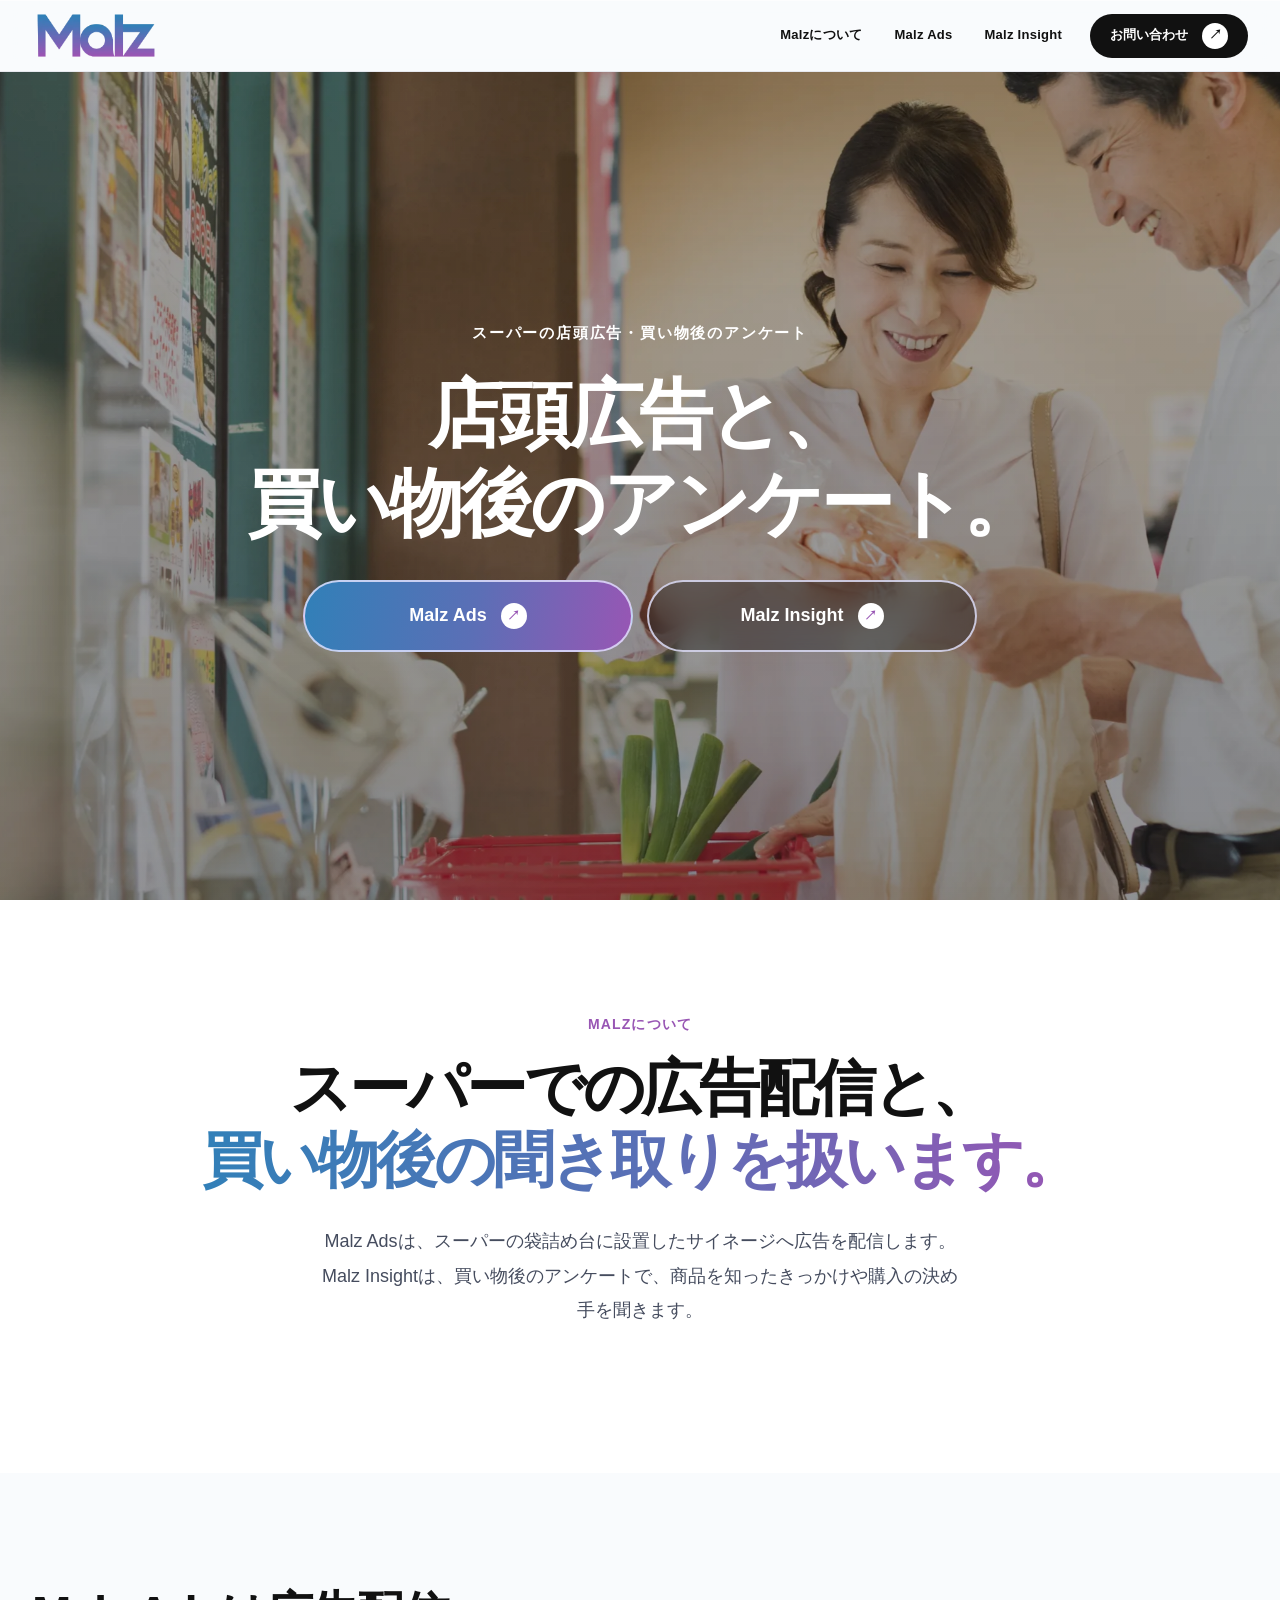
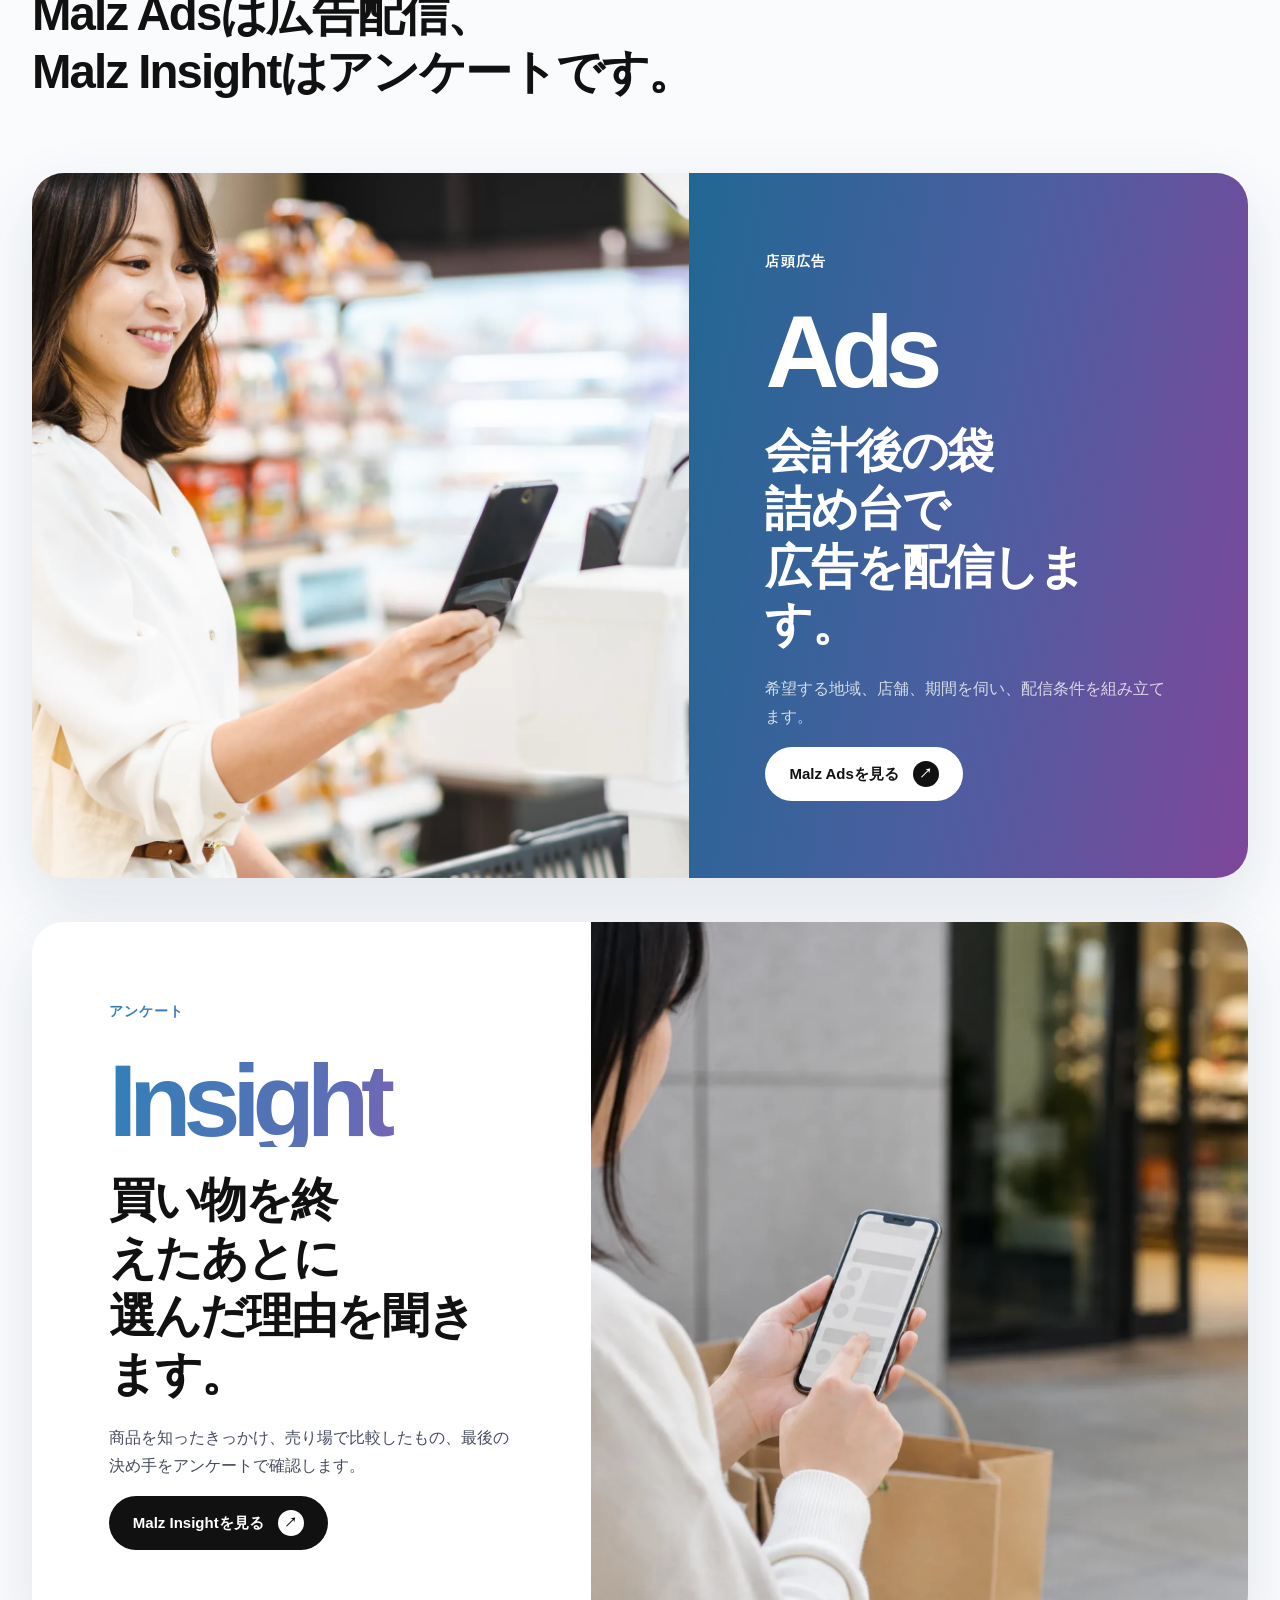
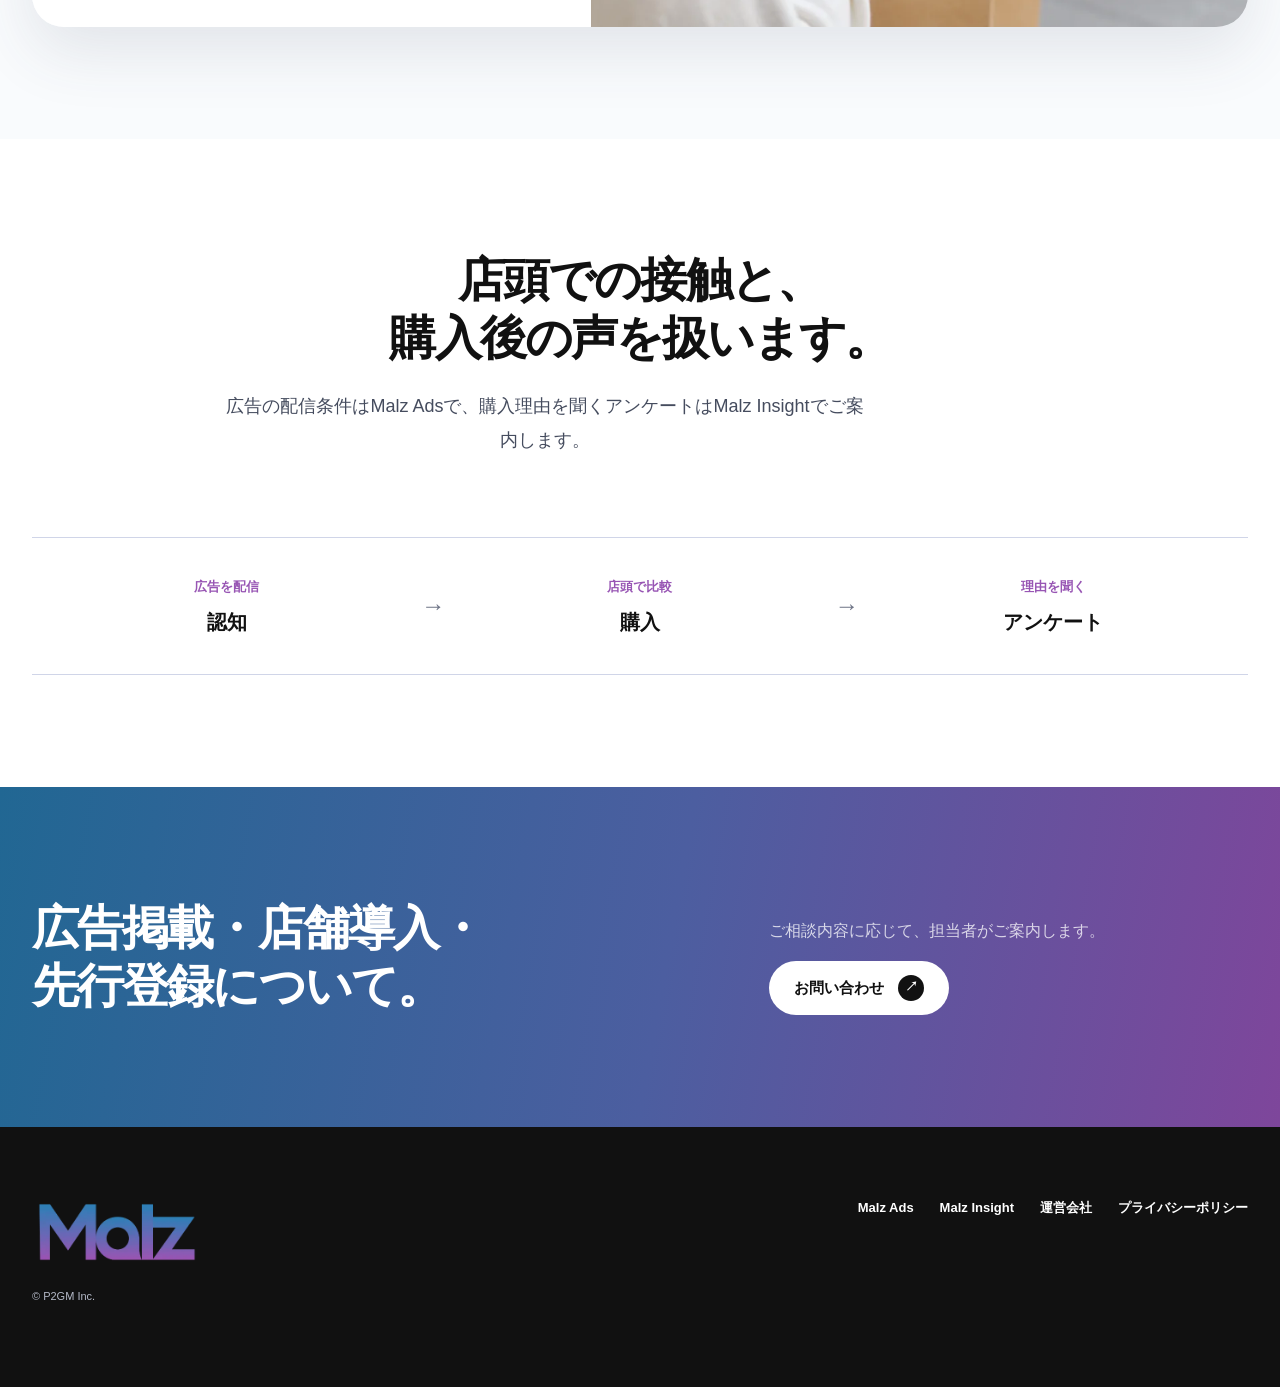
<file: index.html>
<!doctype html>
<html class="no-js" lang="ja">
<head>
  <meta charset="utf-8">
  <meta name="viewport" content="width=device-width,initial-scale=1">
  <meta name="description" content="Malzは、スーパーの袋詰め台に広告を配信するMalz Adsと、買い物後に購入理由を聞くMalz Insightを提供しています。">
  <title>Malz｜店頭広告と買い物後のアンケート</title>
  <link rel="preload" href="./assets/malz-store-bagging.webp" as="image" type="image/webp">
  <link rel="stylesheet" href="./styles.css">
  <script defer src="./app.js"></script>
</head>
<body>
<a class="skip" href="#main">本文へ移動</a>
<header class="site-header">
  <a class="brand" href="./" aria-label="Malz トップ"><img src="./assets/malz-logo-white.webp" alt="Malz" width="396" height="164"></a>
  <button class="menu-toggle" type="button" aria-expanded="false" aria-controls="global-nav">MENU</button>
  <nav class="global-nav" id="global-nav" aria-label="メインナビゲーション"><a href="#about">Malzについて</a><a href="./ads/">Malz Ads</a><a href="./insight/">Malz Insight</a></nav>
  <a class="button button-dark header-cta" href="mailto:ttakino@cosmosketch.co.jp?subject=%E3%80%90Malz%E3%80%91%E3%81%8A%E5%95%8F%E3%81%84%E5%90%88%E3%82%8F%E3%81%9B">お問い合わせ</a>
</header>
<main id="main">
  <section class="home-hero">
    <div class="home-hero-media media-bagging"><img src="./assets/malz-store-bagging.webp" alt="スーパーの袋詰め台で買い物をする生活者" width="2880" height="1446"></div>
    <div class="home-hero-content">
      <p class="hero-overline">スーパーの店頭広告・買い物後のアンケート</p>
      <h1>店頭広告と、<br>買い物後のアンケート。</h1>
      <div class="home-hero-actions"><a class="button hero-service-button" href="./ads/">Malz Ads</a><a class="button hero-service-button secondary" href="./insight/">Malz Insight</a></div>
    </div>
  </section>

  <section class="section section-white manifesto" id="about">
    <div class="shell reveal">
      <span class="section-label">Malzについて</span>
      <h2 class="display-lg">スーパーでの広告配信と、<br><span class="gradient-text">買い物後の聞き取りを扱います。</span></h2>
      <p class="lead">Malz Adsは、スーパーの袋詰め台に設置したサイネージへ広告を配信します。Malz Insightは、買い物後のアンケートで、商品を知ったきっかけや購入の決め手を聞きます。</p>
    </div>
  </section>

  <section class="section">
    <div class="shell">
      <div class="section-intro reveal"><h2 class="display-md">Malz Adsは広告配信、<br>Malz Insightはアンケートです。</h2></div>
      <article class="service-showcase reveal">
        <div class="service-showcase-media media-checkout"><img src="./assets/malz-store-checkout.webp" alt="スーパーの会計を終えた買い物客" width="2880" height="1446" loading="lazy"></div>
        <div class="service-showcase-body gradient-panel"><small class="service-index">店頭広告</small><strong class="service-code">Ads</strong><h3 class="display-md">会計後の袋詰め台で<br>広告を配信します。</h3><p>希望する地域、店舗、期間を伺い、配信条件を組み立てます。</p><a class="button button-white" href="./ads/">Malz Adsを見る</a></div>
      </article>
      <article class="service-showcase reverse reveal">
        <div class="service-showcase-media media-survey"><img src="./assets/insight-survey.webp" alt="買い物後にスマートフォンでアンケートへ回答する生活者" width="1400" height="1050" loading="lazy"></div>
        <div class="service-showcase-body"><small class="service-index gradient-text">アンケート</small><strong class="service-code gradient-text">Insight</strong><h3 class="display-md">買い物を終えたあとに<br>選んだ理由を聞きます。</h3><p>商品を知ったきっかけ、売り場で比較したもの、最後の決め手をアンケートで確認します。</p><a class="button button-dark" href="./insight/">Malz Insightを見る</a></div>
      </article>
    </div>
  </section>

  <section class="section section-white">
    <div class="shell reveal">
      <div class="section-intro center"><h2 class="display-md">店頭での接触と、<br>購入後の声を扱います。</h2><p class="lead">広告の配信条件はMalz Adsで、購入理由を聞くアンケートはMalz Insightでご案内します。</p></div>
      <div class="touchpoint-strip"><div class="touchpoint"><small>広告を配信</small><strong>認知</strong></div><span class="touchpoint-arrow">→</span><div class="touchpoint"><small>店頭で比較</small><strong>購入</strong></div><span class="touchpoint-arrow">→</span><div class="touchpoint"><small>理由を聞く</small><strong>アンケート</strong></div></div>
    </div>
  </section>

  <section class="section section-gradient">
    <div class="shell cta-band reveal"><h2 class="display-md">広告掲載・店舗導入・<br>先行登録について。</h2><div><p>ご相談内容に応じて、担当者がご案内します。</p><a class="button button-white" href="mailto:ttakino@cosmosketch.co.jp?subject=%E3%80%90Malz%E3%80%91%E3%81%8A%E5%95%8F%E3%81%84%E5%90%88%E3%82%8F%E3%81%9B">お問い合わせ</a></div></div>
  </section>
</main>
<footer class="site-footer"><div class="shell footer-grid"><div><img class="footer-logo" src="./assets/malz-logo-white.webp" alt="Malz" width="382" height="126"><p class="footer-copy">© P2GM Inc.</p></div><nav class="footer-nav" aria-label="フッターナビゲーション"><a href="./ads/">Malz Ads</a><a href="./insight/">Malz Insight</a><a href="https://p2gm.com/">運営会社</a><a href="https://p2gm.com/privacy-policy/">プライバシーポリシー</a></nav></div></footer>
</body>
</html>
</file>
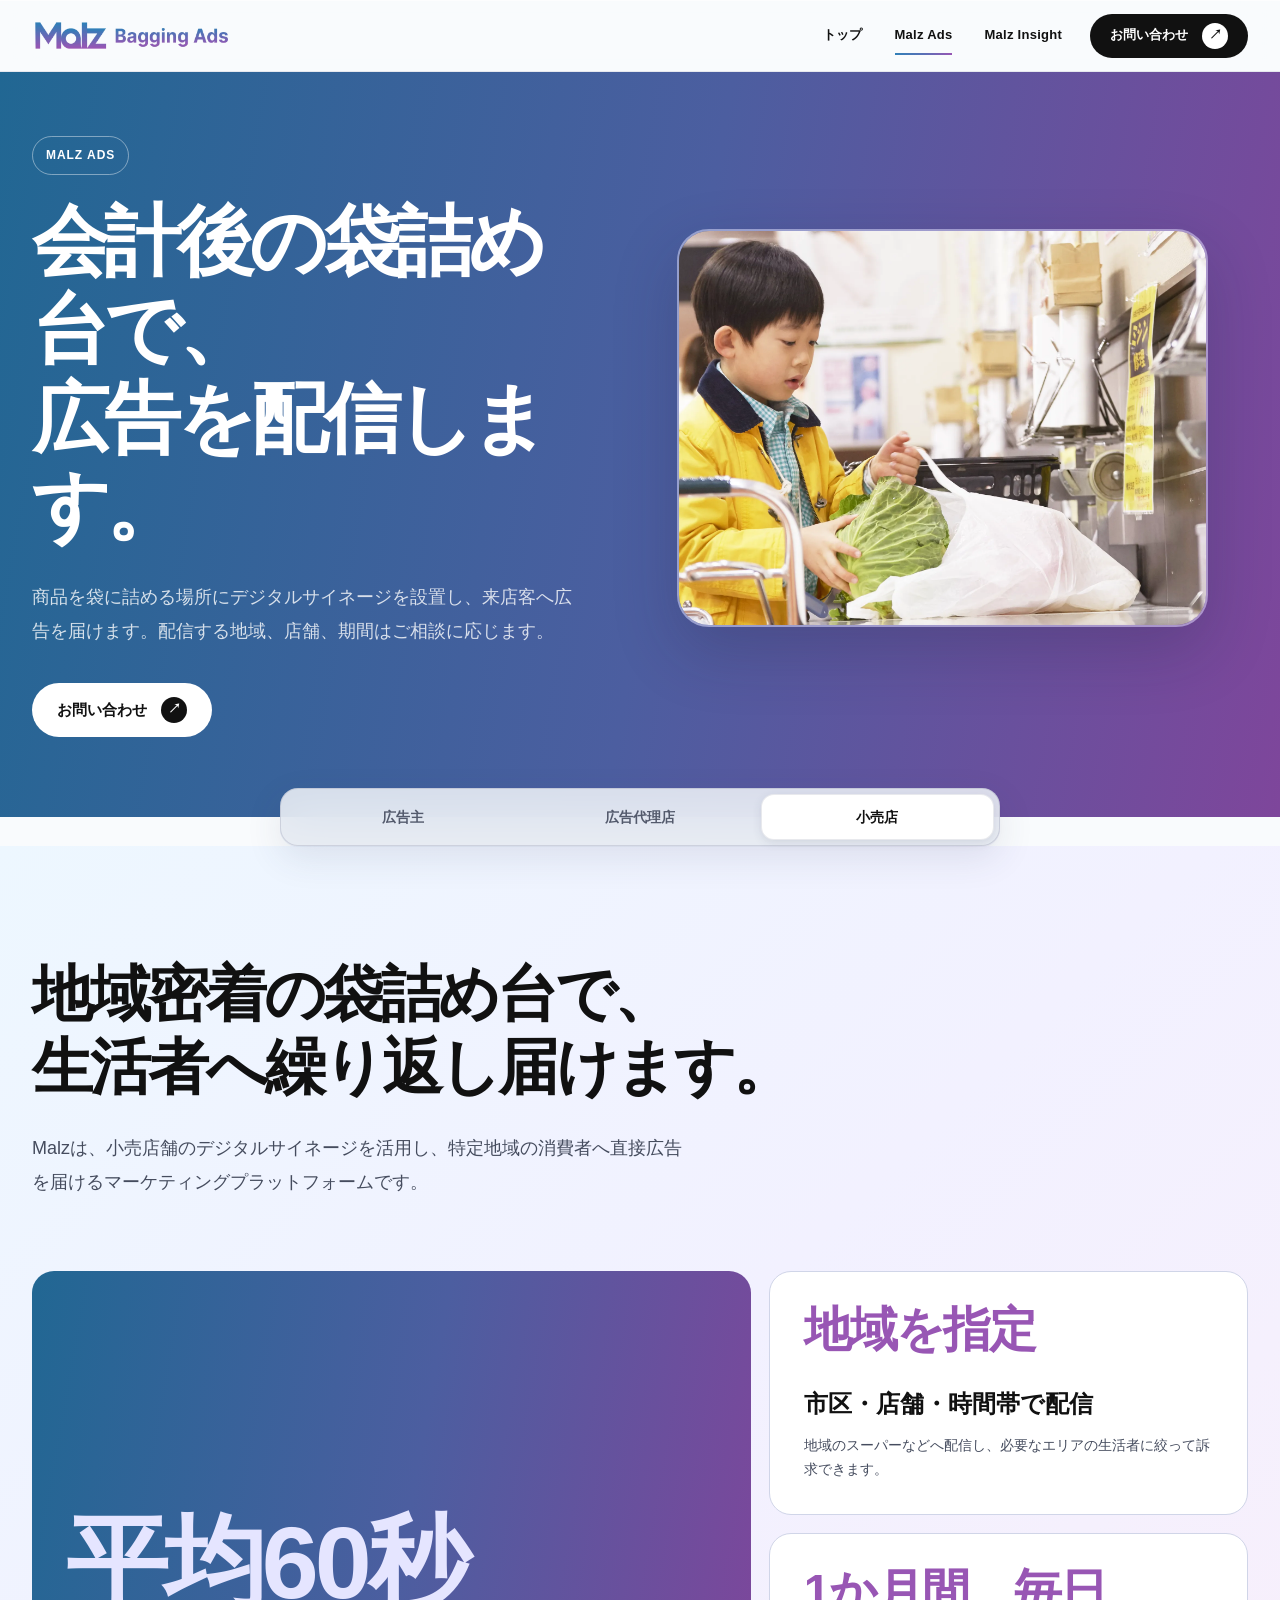
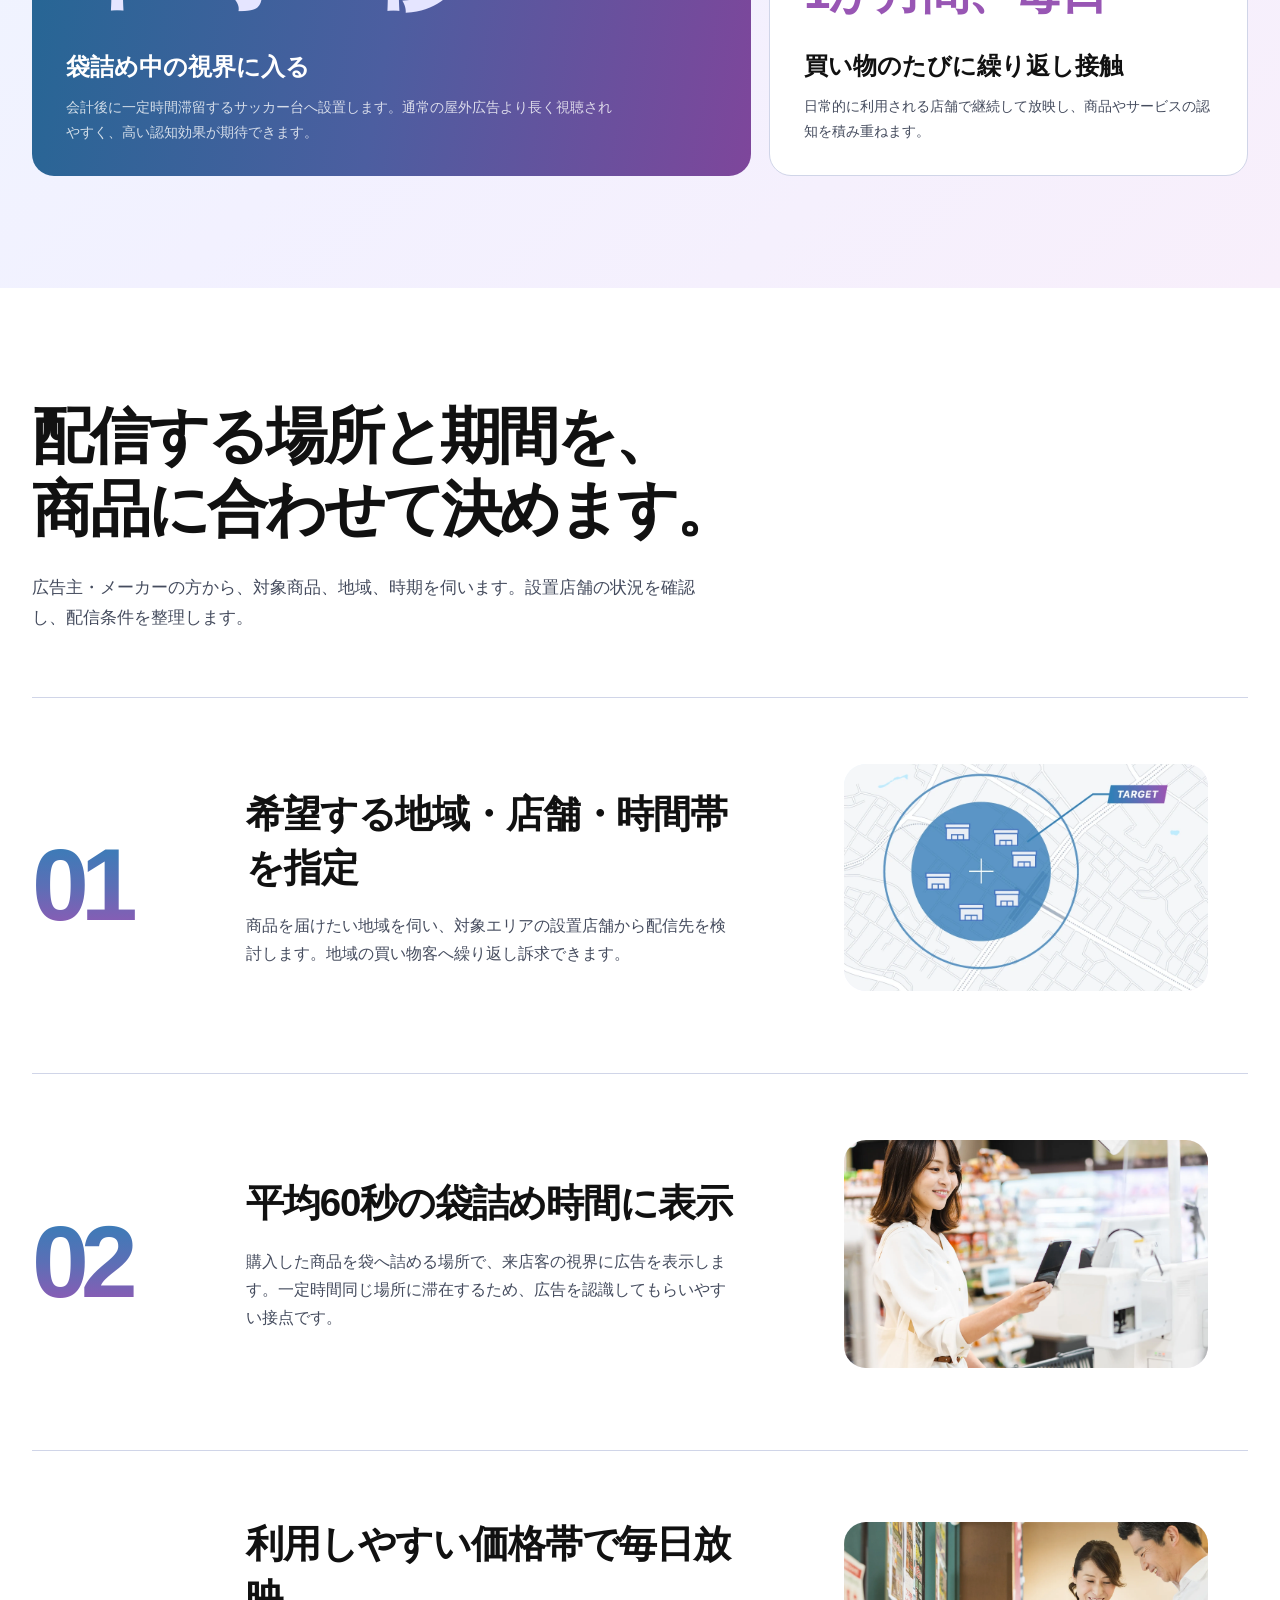
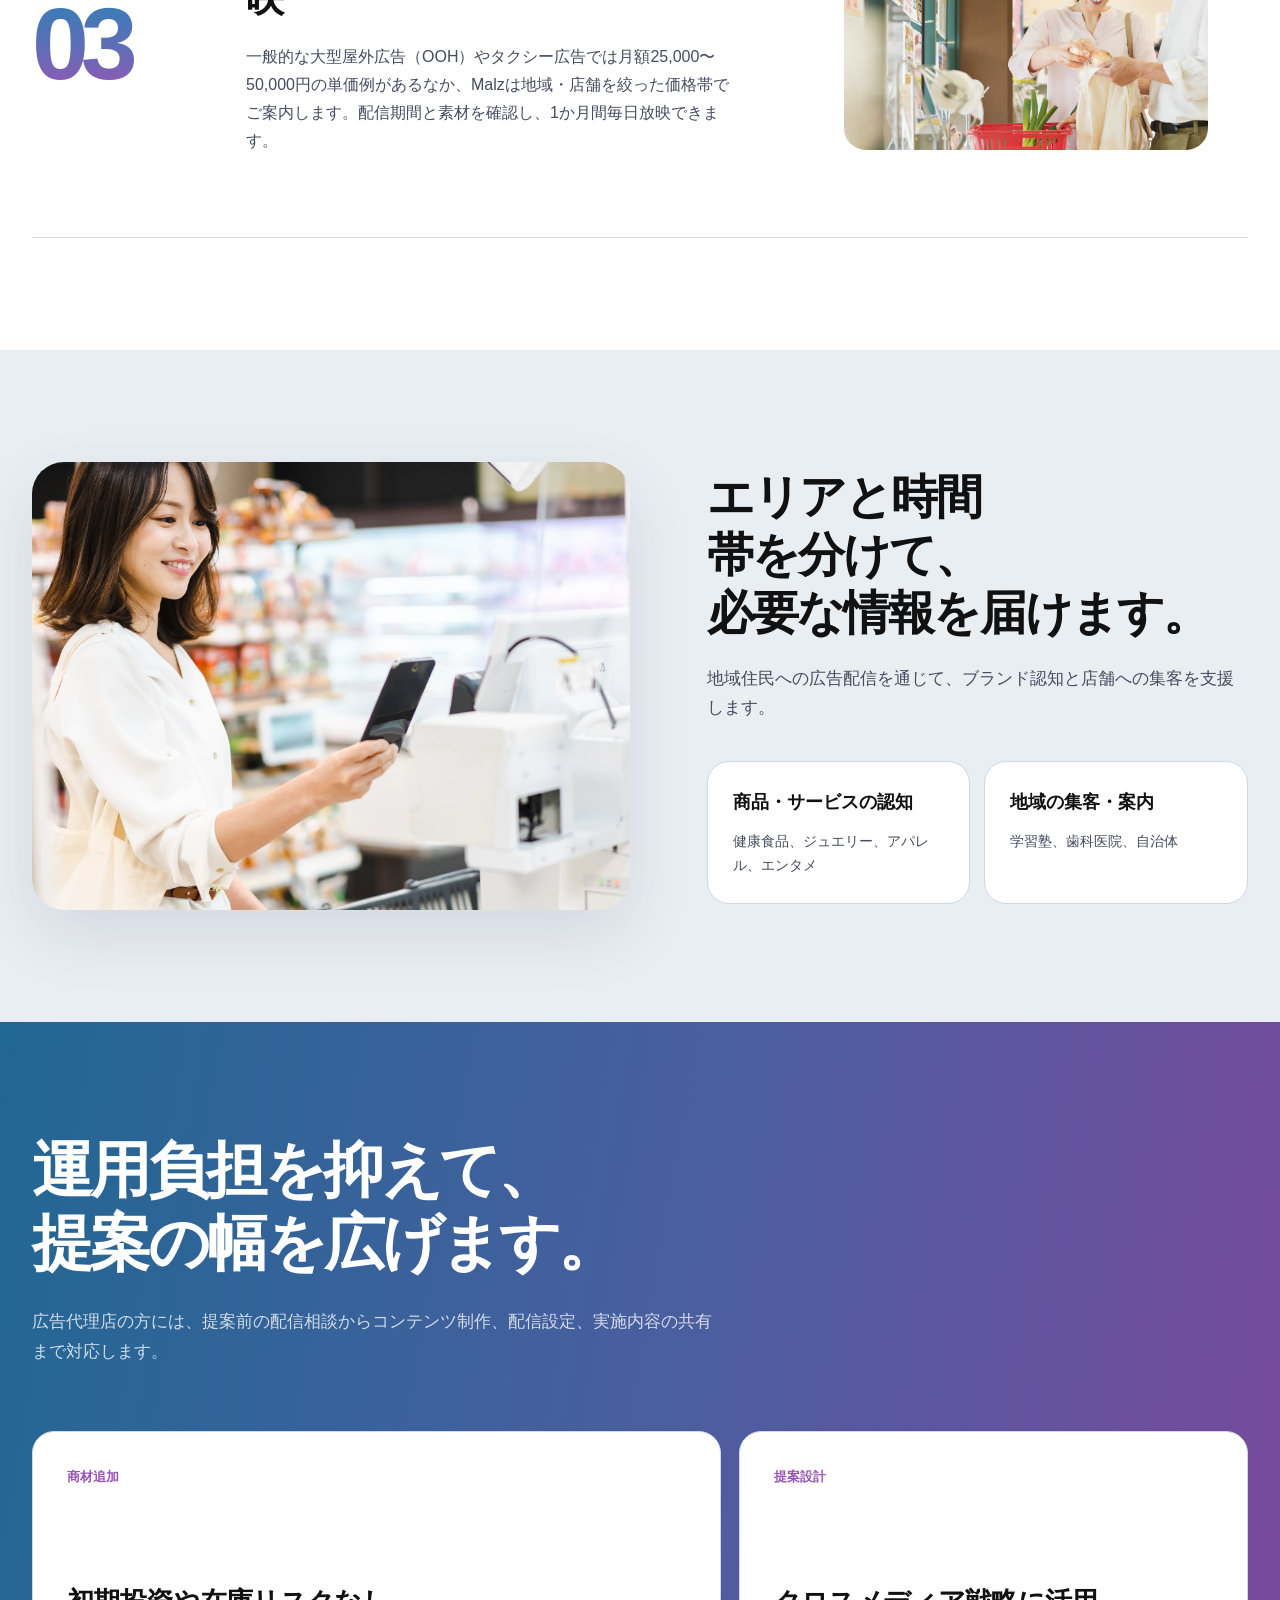
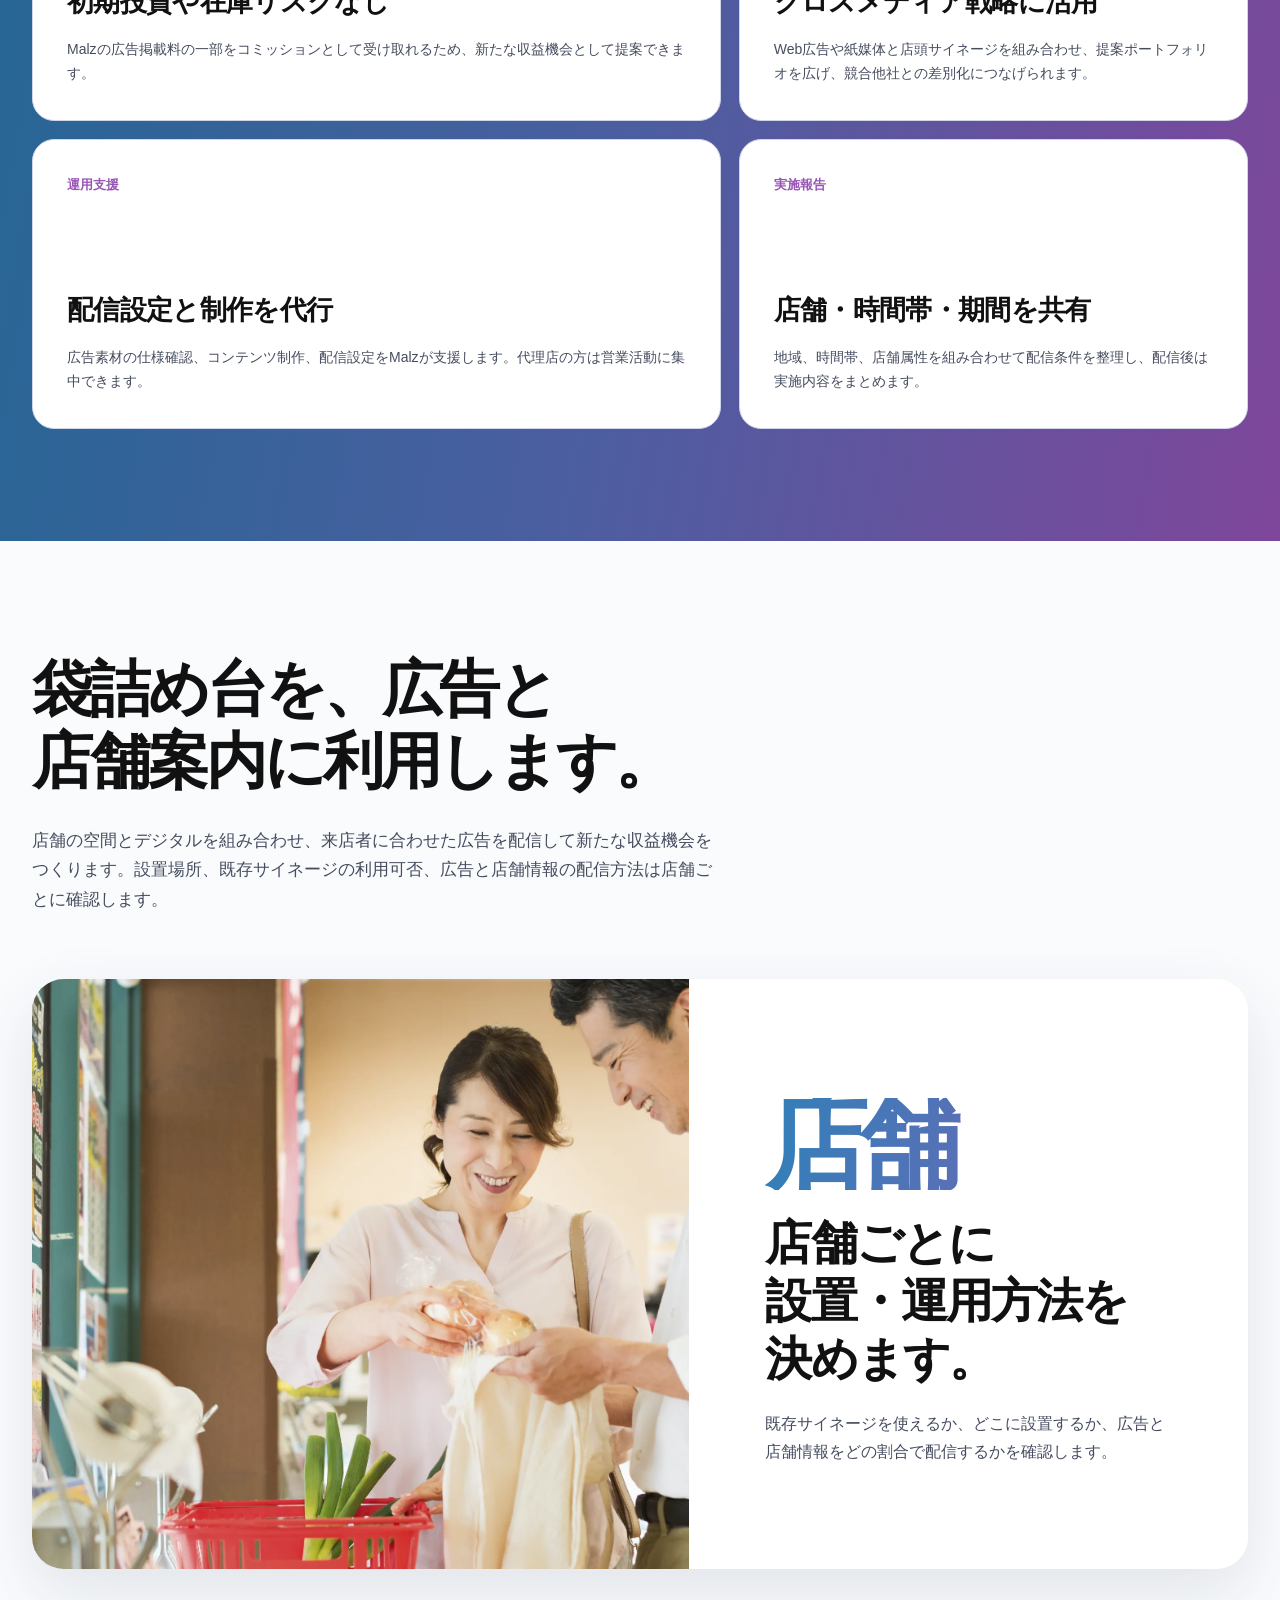
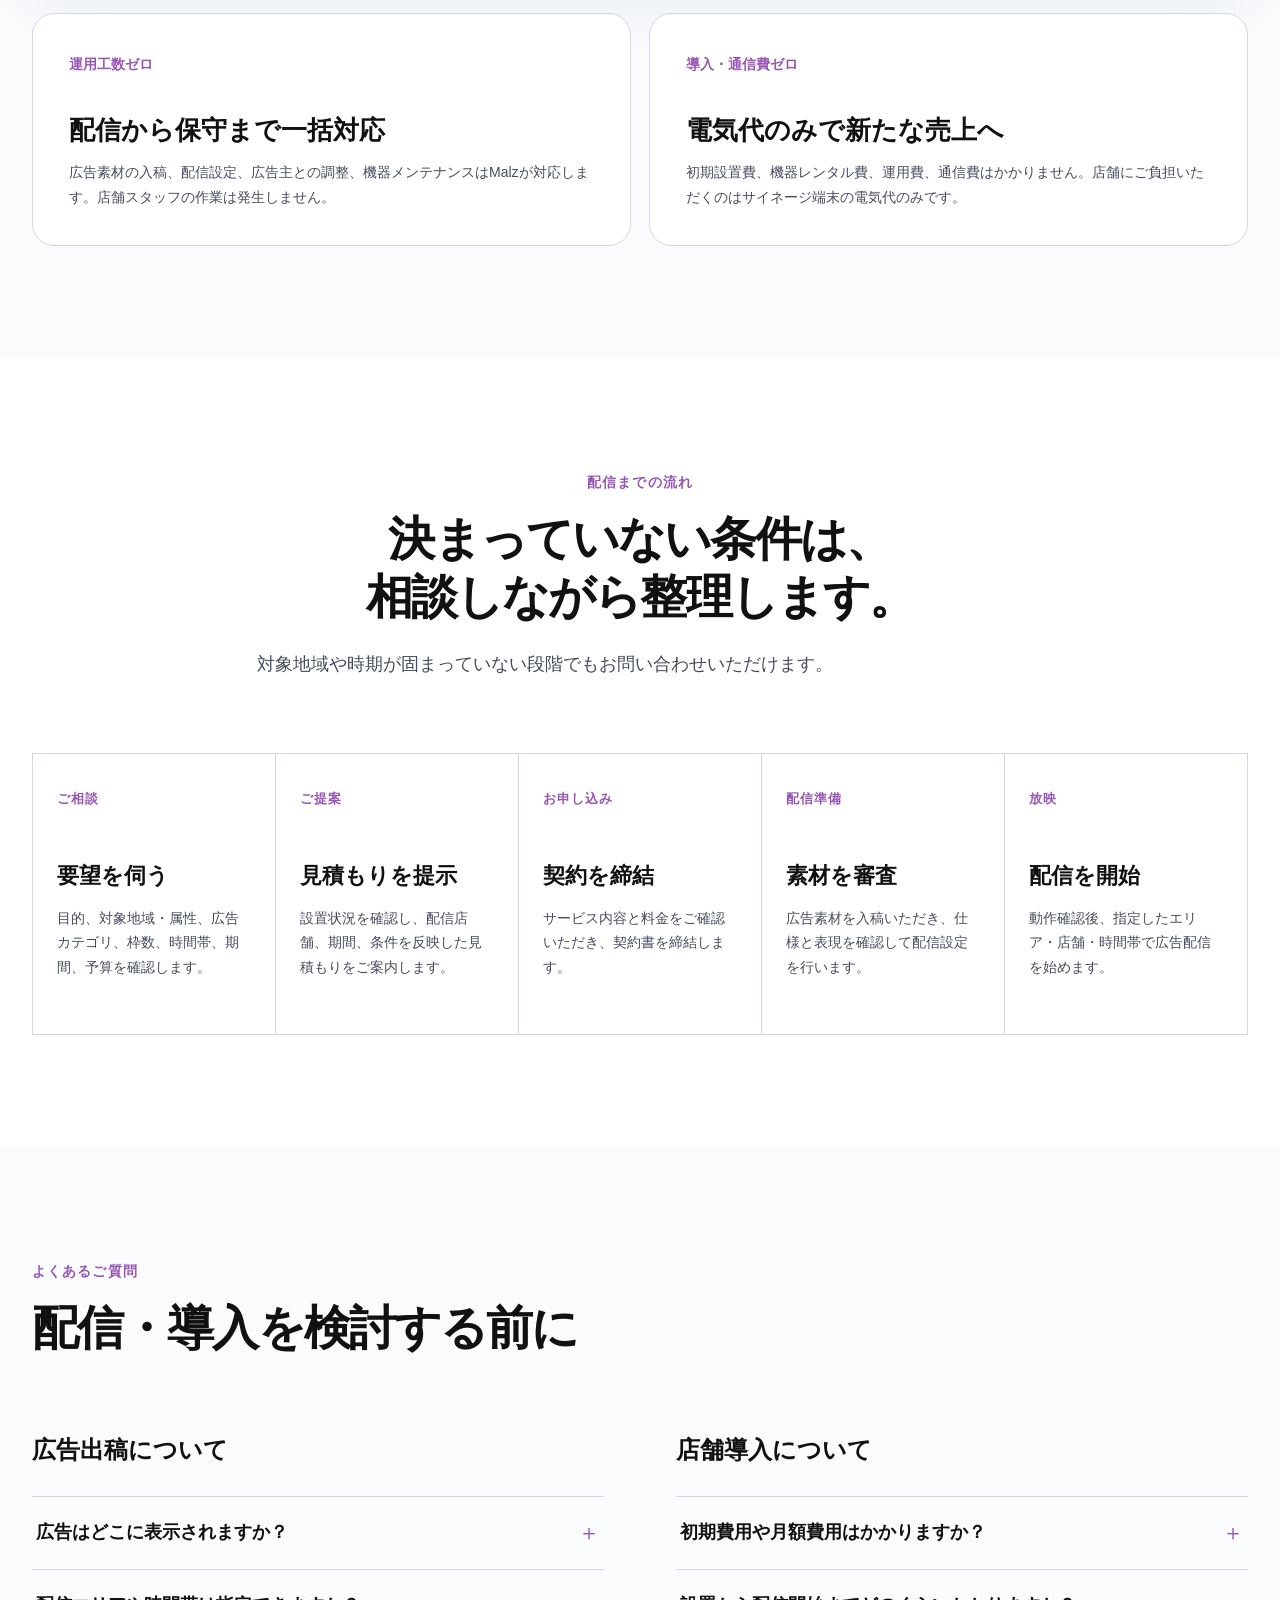
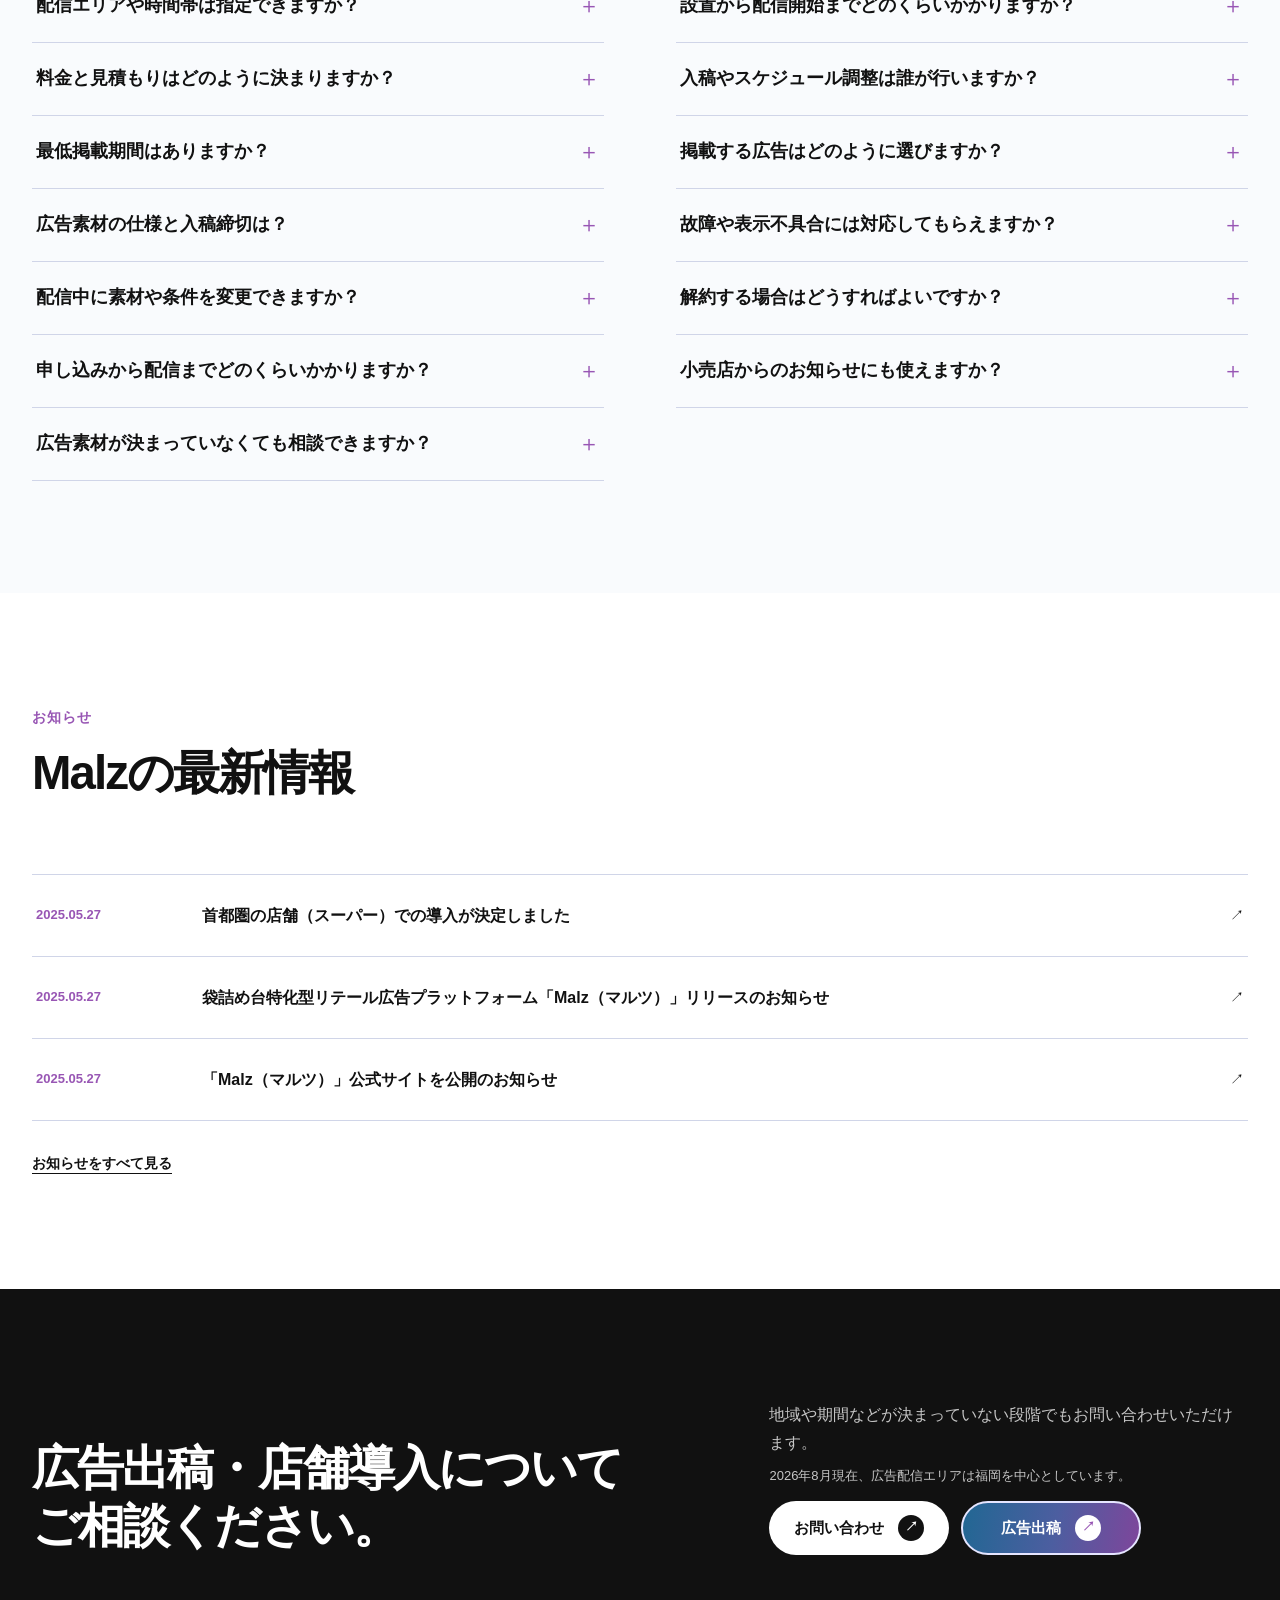
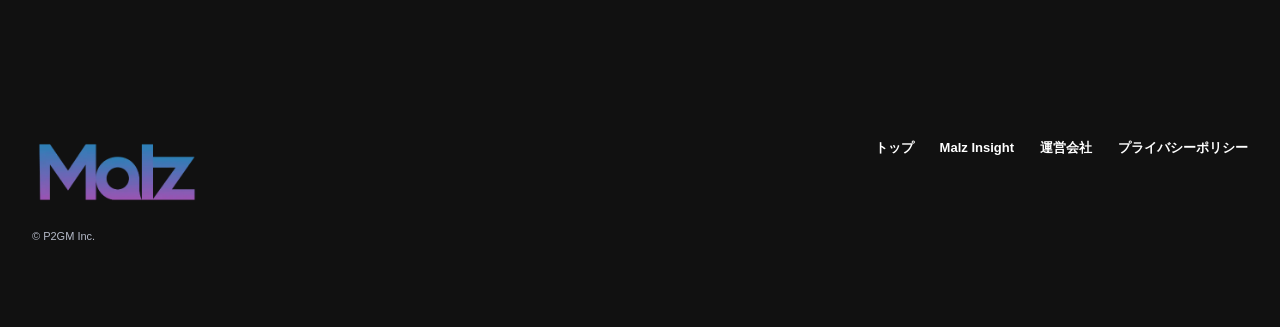
<file: ads/index.html>
<!doctype html>
<html class="no-js" lang="ja">
<head>
  <meta charset="utf-8">
  <meta name="viewport" content="width=device-width,initial-scale=1">
  <meta name="description" content="Malz Adsは、スーパーの袋詰め台に設置したデジタルサイネージから、地域の生活者へ広告を届けるリテール広告プラットフォームです。配信エリア、時間帯、期間をご相談いただけます。">
  <title>Malz Ads｜スーパーの袋詰め台で配信する店頭広告</title>
  <link rel="preload" href="../assets/malz-store-family.webp" as="image" type="image/webp">
  <link rel="stylesheet" href="../styles.css">
  <script defer src="../app.js"></script>
</head>
<body>
<a class="skip" href="#main">本文へ移動</a>
<header class="site-header">
  <a class="brand brand-ads" href="../" aria-label="Malz トップ"><img src="../assets/malz-logo.webp" alt="Malz Bagging Ads" width="680" height="112"></a>
  <button class="menu-toggle" type="button" aria-expanded="false" aria-controls="global-nav">MENU</button>
  <nav class="global-nav" id="global-nav" aria-label="メインナビゲーション"><a href="../">トップ</a><a href="./" aria-current="page">Malz Ads</a><a href="../insight/">Malz Insight</a></nav>
  <a class="button button-dark header-cta" href="#contact">お問い合わせ</a>
</header>
<main id="main">
  <section class="page-hero">
    <div class="shell page-hero-grid">
      <div><span class="page-hero-note">MALZ ADS</span><h1>会計後の袋詰め台で、<br>広告を配信します。</h1><p class="lead">商品を袋に詰める場所にデジタルサイネージを設置し、来店客へ広告を届けます。配信する地域、店舗、期間はご相談に応じます。</p><a class="button button-white" href="#contact">お問い合わせ</a></div>
      <figure class="page-hero-media media-family"><img src="../assets/malz-store-family.webp" alt="スーパーの袋詰め台で商品を袋へ入れる子ども" width="2880" height="1446"></figure>
    </div>
  </section>

  <nav class="audience-tabs shell" aria-label="対象者別メニュー"><a href="#advertiser">広告主</a><a href="#agency">広告代理店</a><a href="#retail">小売店</a></nav>

  <section class="section ads-overview">
    <div class="shell">
      <div class="section-intro reveal"><h2 class="display-lg">地域密着の袋詰め台で、<br>生活者へ繰り返し届けます。</h2><p class="lead">Malzは、小売店舗のデジタルサイネージを活用し、特定地域の消費者へ直接広告を届けるマーケティングプラットフォームです。</p></div>
      <div class="ads-proof-grid reveal">
        <article class="ads-proof ads-proof-primary"><strong>平均60秒</strong><h3>袋詰め中の視界に入る</h3><p>会計後に一定時間滞留するサッカー台へ設置します。通常の屋外広告より長く視聴されやすく、高い認知効果が期待できます。</p></article>
        <article class="ads-proof"><strong>地域を指定</strong><h3>市区・店舗・時間帯で配信</h3><p>地域のスーパーなどへ配信し、必要なエリアの生活者に絞って訴求できます。</p></article>
        <article class="ads-proof"><strong>1か月間、毎日</strong><h3>買い物のたびに繰り返し接触</h3><p>日常的に利用される店舗で継続して放映し、商品やサービスの認知を積み重ねます。</p></article>
      </div>
    </div>
  </section>

  <section class="section section-white audience-section" id="advertiser">
    <div class="shell">
      <div class="audience-heading reveal"><h2 class="display-lg">配信する場所と期間を、<br>商品に合わせて決めます。</h2><p>広告主・メーカーの方から、対象商品、地域、時期を伺います。設置店舗の状況を確認し、配信条件を整理します。</p></div>
      <div class="feature-list">
        <article class="feature-row reveal"><strong class="feature-number">01</strong><div class="feature-copy"><h3>希望する地域・店舗・時間帯を指定</h3><p>商品を届けたい地域を伺い、対象エリアの設置店舗から配信先を検討します。地域の買い物客へ繰り返し訴求できます。</p></div><figure class="feature-visual"><img src="../assets/malz-area-map.webp" alt="複数店舗を含む地域ターゲティングのイメージ" width="960" height="690" loading="lazy"></figure></article>
        <article class="feature-row reveal"><strong class="feature-number">02</strong><div class="feature-copy"><h3>平均60秒の袋詰め時間に表示</h3><p>購入した商品を袋へ詰める場所で、来店客の視界に広告を表示します。一定時間同じ場所に滞在するため、広告を認識してもらいやすい接点です。</p></div><figure class="feature-visual media-checkout"><img src="../assets/malz-store-checkout.webp" alt="スーパーで会計をする買い物客" width="2880" height="1446" loading="lazy"></figure></article>
        <article class="feature-row reveal"><strong class="feature-number">03</strong><div class="feature-copy"><h3>利用しやすい価格帯で毎日放映</h3><p>一般的な大型屋外広告（OOH）やタクシー広告では月額25,000〜50,000円の単価例があるなか、Malzは地域・店舗を絞った価格帯でご案内します。配信期間と素材を確認し、1か月間毎日放映できます。</p></div><figure class="feature-visual media-bagging"><img src="../assets/malz-store-bagging.webp" alt="袋詰め台で買った商品を袋へ入れる生活者" width="2880" height="1446" loading="lazy"></figure></article>
      </div>
    </div>
  </section>

  <section class="section ads-usecases">
    <div class="shell usecase-layout">
      <figure class="usecase-media reveal"><img src="../assets/malz-store-checkout.webp" alt="地域のスーパーを利用する買い物客" width="2880" height="1446" loading="lazy"></figure>
      <div class="usecase-content reveal"><h2 class="display-md">エリアと時間帯を分けて、<br>必要な情報を届けます。</h2><p>地域住民への広告配信を通じて、ブランド認知と店舗への集客を支援します。</p><div class="usecase-groups"><div class="usecase-group"><h3>商品・サービスの認知</h3><p>健康食品、ジュエリー、アパレル、エンタメ</p></div><div class="usecase-group"><h3>地域の集客・案内</h3><p>学習塾、歯科医院、自治体</p></div></div></div>
    </div>
  </section>

  <section class="section section-gradient audience-section" id="agency">
    <div class="shell">
      <div class="audience-heading reveal"><h2 class="display-lg">運用負担を抑えて、<br>提案の幅を広げます。</h2><p>広告代理店の方には、提案前の配信相談からコンテンツ制作、配信設定、実施内容の共有まで対応します。</p></div>
      <div class="benefit-grid agency-benefit-grid">
        <article class="benefit reveal"><small class="benefit-number">商材追加</small><h3>初期投資や在庫リスクなし</h3><p>Malzの広告掲載料の一部をコミッションとして受け取れるため、新たな収益機会として提案できます。</p></article>
        <article class="benefit reveal"><small class="benefit-number">提案設計</small><h3>クロスメディア戦略に活用</h3><p>Web広告や紙媒体と店頭サイネージを組み合わせ、提案ポートフォリオを広げ、競合他社との差別化につなげられます。</p></article>
        <article class="benefit reveal"><small class="benefit-number">運用支援</small><h3>配信設定と制作を代行</h3><p>広告素材の仕様確認、コンテンツ制作、配信設定をMalzが支援します。代理店の方は営業活動に集中できます。</p></article>
        <article class="benefit reveal"><small class="benefit-number">実施報告</small><h3>店舗・時間帯・期間を共有</h3><p>地域、時間帯、店舗属性を組み合わせて配信条件を整理し、配信後は実施内容をまとめます。</p></article>
      </div>
    </div>
  </section>

  <section class="section audience-section" id="retail">
    <div class="shell">
      <div class="audience-heading reveal"><h2 class="display-lg">袋詰め台を、広告と<br>店舗案内に利用します。</h2><p>店舗の空間とデジタルを組み合わせ、来店者に合わせた広告を配信して新たな収益機会をつくります。設置場所、既存サイネージの利用可否、広告と店舗情報の配信方法は店舗ごとに確認します。</p></div>
      <div class="service-showcase reveal"><div class="service-showcase-media media-bagging"><img src="../assets/malz-store-bagging.webp" alt="スーパーの袋詰め台を利用する買い物客" width="2880" height="1446" loading="lazy"></div><div class="service-showcase-body"><strong class="service-code gradient-text">店舗</strong><h3 class="display-md">店舗ごとに<br>設置・運用方法を決めます。</h3><p>既存サイネージを使えるか、どこに設置するか、広告と店舗情報をどの割合で配信するかを確認します。</p></div></div>
      <div class="retail-advantages reveal"><article><strong>運用工数ゼロ</strong><h3>配信から保守まで一括対応</h3><p>広告素材の入稿、配信設定、広告主との調整、機器メンテナンスはMalzが対応します。店舗スタッフの作業は発生しません。</p></article><article><strong>導入・通信費ゼロ</strong><h3>電気代のみで新たな売上へ</h3><p>初期設置費、機器レンタル費、運用費、通信費はかかりません。店舗にご負担いただくのはサイネージ端末の電気代のみです。</p></article></div>
    </div>
  </section>

  <section class="section section-white">
    <div class="shell reveal"><div class="section-intro center"><span class="section-label">配信までの流れ</span><h2 class="display-md">決まっていない条件は、<br>相談しながら整理します。</h2><p class="lead">対象地域や時期が固まっていない段階でもお問い合わせいただけます。</p></div><div class="process process-five"><div class="process-step"><small>ご相談</small><h3>要望を伺う</h3><p>目的、対象地域・属性、広告カテゴリ、枠数、時間帯、期間、予算を確認します。</p></div><div class="process-step"><small>ご提案</small><h3>見積もりを提示</h3><p>設置状況を確認し、配信店舗、期間、条件を反映した見積もりをご案内します。</p></div><div class="process-step"><small>お申し込み</small><h3>契約を締結</h3><p>サービス内容と料金をご確認いただき、契約書を締結します。</p></div><div class="process-step"><small>配信準備</small><h3>素材を審査</h3><p>広告素材を入稿いただき、仕様と表現を確認して配信設定を行います。</p></div><div class="process-step"><small>放映</small><h3>配信を開始</h3><p>動作確認後、指定したエリア・店舗・時間帯で広告配信を始めます。</p></div></div></div>
  </section>

  <section class="section" id="faq">
    <div class="shell"><div class="section-intro reveal"><span class="section-label">よくあるご質問</span><h2 class="display-md">配信・導入を検討する前に</h2></div><div class="faq-columns"><section class="faq-group reveal"><h3>広告出稿について</h3><div class="faq-list"><details class="faq-item"><summary>広告はどこに表示されますか？</summary><p>スーパーで会計を終えたあと、商品を袋へ詰めるサッカー台のデジタルサイネージへ表示します。</p></details><details class="faq-item"><summary>配信エリアや時間帯は指定できますか？</summary><p>市区、店舗、時間帯を指定できます。2026年8月現在は福岡を中心に、設置状況と配信枠を確認してご案内します。</p></details><details class="faq-item"><summary>料金と見積もりはどのように決まりますか？</summary><p>配信期間、エリア、表示回数に応じて算出します。要望を確認したあと、条件に合うプランと見積もりをメールでお送りします。</p></details><details class="faq-item"><summary>最低掲載期間はありますか？</summary><p>最低掲載期間は12週間です。以降は1週間単位で掲載期間をご検討いただけます。</p></details><details class="faq-item"><summary>広告素材の仕様と入稿締切は？</summary><p>静止画はJPEG・PNG、動画はMP4に対応しています。推奨解像度は1,920×1,080ピクセル、入稿締切は配信開始の10営業日前です。</p></details><details class="faq-item"><summary>配信中に素材や条件を変更できますか？</summary><p>配信中の素材差し替え、配信エリア、時間帯の変更はお受けしていません。</p></details><details class="faq-item"><summary>申し込みから配信までどのくらいかかりますか？</summary><p>要望確認、見積もり、契約、素材入稿、配信設定、動作確認を経て、最短2週間で開始できます。</p></details><details class="faq-item"><summary>広告素材が決まっていなくても相談できますか？</summary><p>ご相談いただけます。専任の担当者が、必要な素材の仕様や入稿までの進め方をご案内します。</p></details></div></section><section class="faq-group reveal"><h3>店舗導入について</h3><div class="faq-list"><details class="faq-item"><summary>初期費用や月額費用はかかりますか？</summary><p>初期設置費、機器レンタル費、運用費は無料です。店舗にご負担いただくのはサイネージ端末の電気代のみです。</p></details><details class="faq-item"><summary>設置から配信開始までどのくらいかかりますか？</summary><p>契約から最短1週間以内に設置スタッフが訪問し、30分程度で機器の設置と動作確認を行います。</p></details><details class="faq-item"><summary>入稿やスケジュール調整は誰が行いますか？</summary><p>広告主とのやり取り、素材の入稿、配信スケジュール設定はMalzが一括対応します。</p></details><details class="faq-item"><summary>掲載する広告はどのように選びますか？</summary><p>店舗のマーチャンダイジング方針を損なわないよう、Malzが広告を審査します。</p></details><details class="faq-item"><summary>故障や表示不具合には対応してもらえますか？</summary><p>専任チームが3営業日以内に訪問またはリモートで復旧対応します。</p></details><details class="faq-item"><summary>解約する場合はどうすればよいですか？</summary><p>解約希望月の前月末までにご連絡ください。手続き完了後、機器を無償で回収します。</p></details><details class="faq-item"><summary>小売店からのお知らせにも使えますか？</summary><p>利用方法は店舗ごとに確認します。広告と店舗情報の配信割合を、設置・運用方法とあわせて決めます。</p></details></div></section></div></div>
  </section>

  <section class="section section-white" id="news"><div class="shell"><div class="section-intro reveal"><span class="section-label">お知らせ</span><h2 class="display-md">Malzの最新情報</h2></div><div class="news-list reveal"><a class="news-item" href="https://malz.io/category/news/"><time datetime="2025-05-27">2025.05.27</time><span>首都圏の店舗（スーパー）での導入が決定しました</span></a><a class="news-item" href="https://malz.io/category/news/"><time datetime="2025-05-27">2025.05.27</time><span>袋詰め台特化型リテール広告プラットフォーム「Malz（マルツ）」リリースのお知らせ</span></a><a class="news-item" href="https://malz.io/category/news/"><time datetime="2025-05-27">2025.05.27</time><span>「Malz（マルツ）」公式サイトを公開のお知らせ</span></a></div><a class="text-link" href="https://malz.io/category/news/">お知らせをすべて見る</a></div></section>

  <section class="section section-dark" id="contact"><div class="shell cta-band ads-cta reveal"><h2 class="display-md">広告出稿・店舗導入について<br>ご相談ください。</h2><div><p>地域や期間などが決まっていない段階でもお問い合わせいただけます。</p><p class="cta-area-note">2026年8月現在、広告配信エリアは福岡を中心としています。</p><div class="cta-actions"><a class="button button-white" href="mailto:ttakino@cosmosketch.co.jp?subject=%E3%80%90Malz%20Ads%E3%80%91%E3%81%8A%E5%95%8F%E3%81%84%E5%90%88%E3%82%8F%E3%81%9B">お問い合わせ</a><a class="button button-gradient" href="https://cms.malz.io/apply">広告出稿</a></div></div></div></section>
</main>
<footer class="site-footer"><div class="shell footer-grid"><div><img class="footer-logo" src="../assets/malz-logo-white.webp" alt="Malz" width="382" height="126"><p class="footer-copy">© P2GM Inc.</p></div><nav class="footer-nav" aria-label="フッターナビゲーション"><a href="../">トップ</a><a href="../insight/">Malz Insight</a><a href="https://p2gm.com/">運営会社</a><a href="https://p2gm.com/privacy-policy/">プライバシーポリシー</a></nav></div></footer>
</body>
</html>
</file>
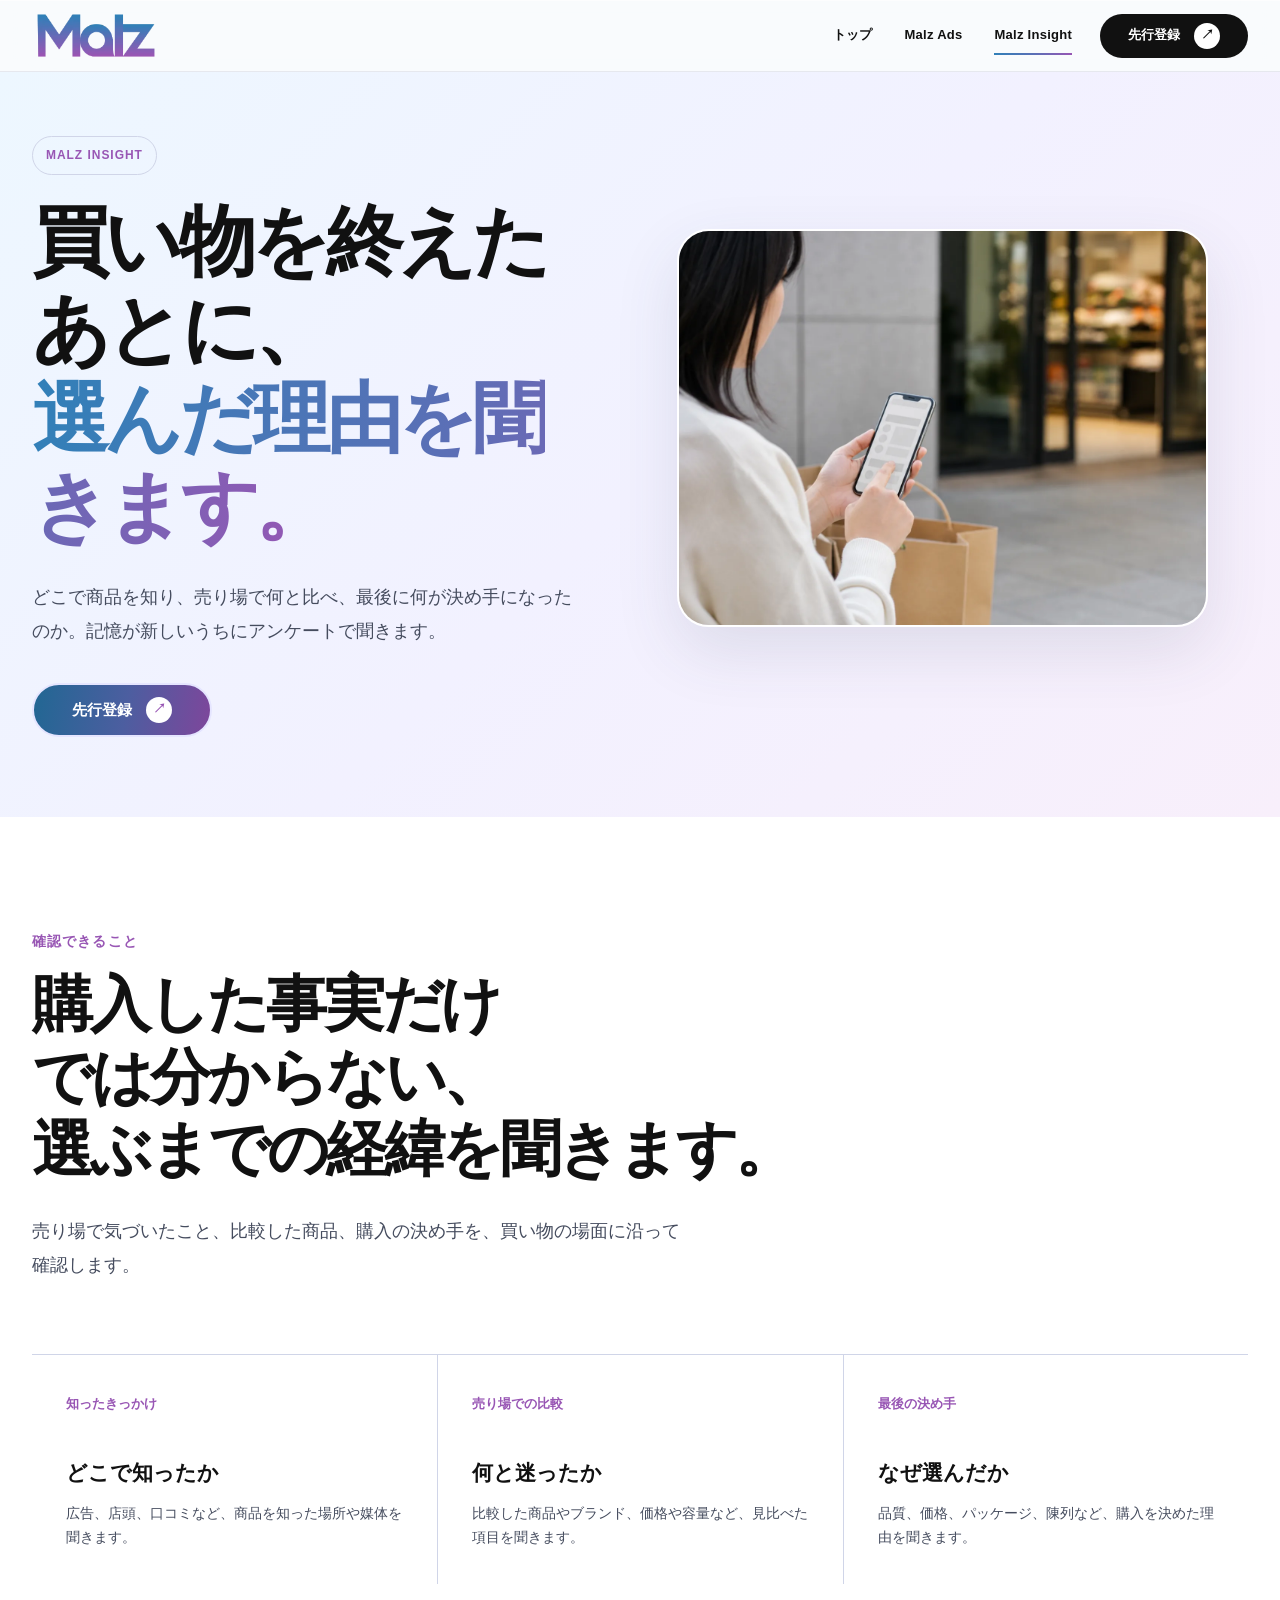
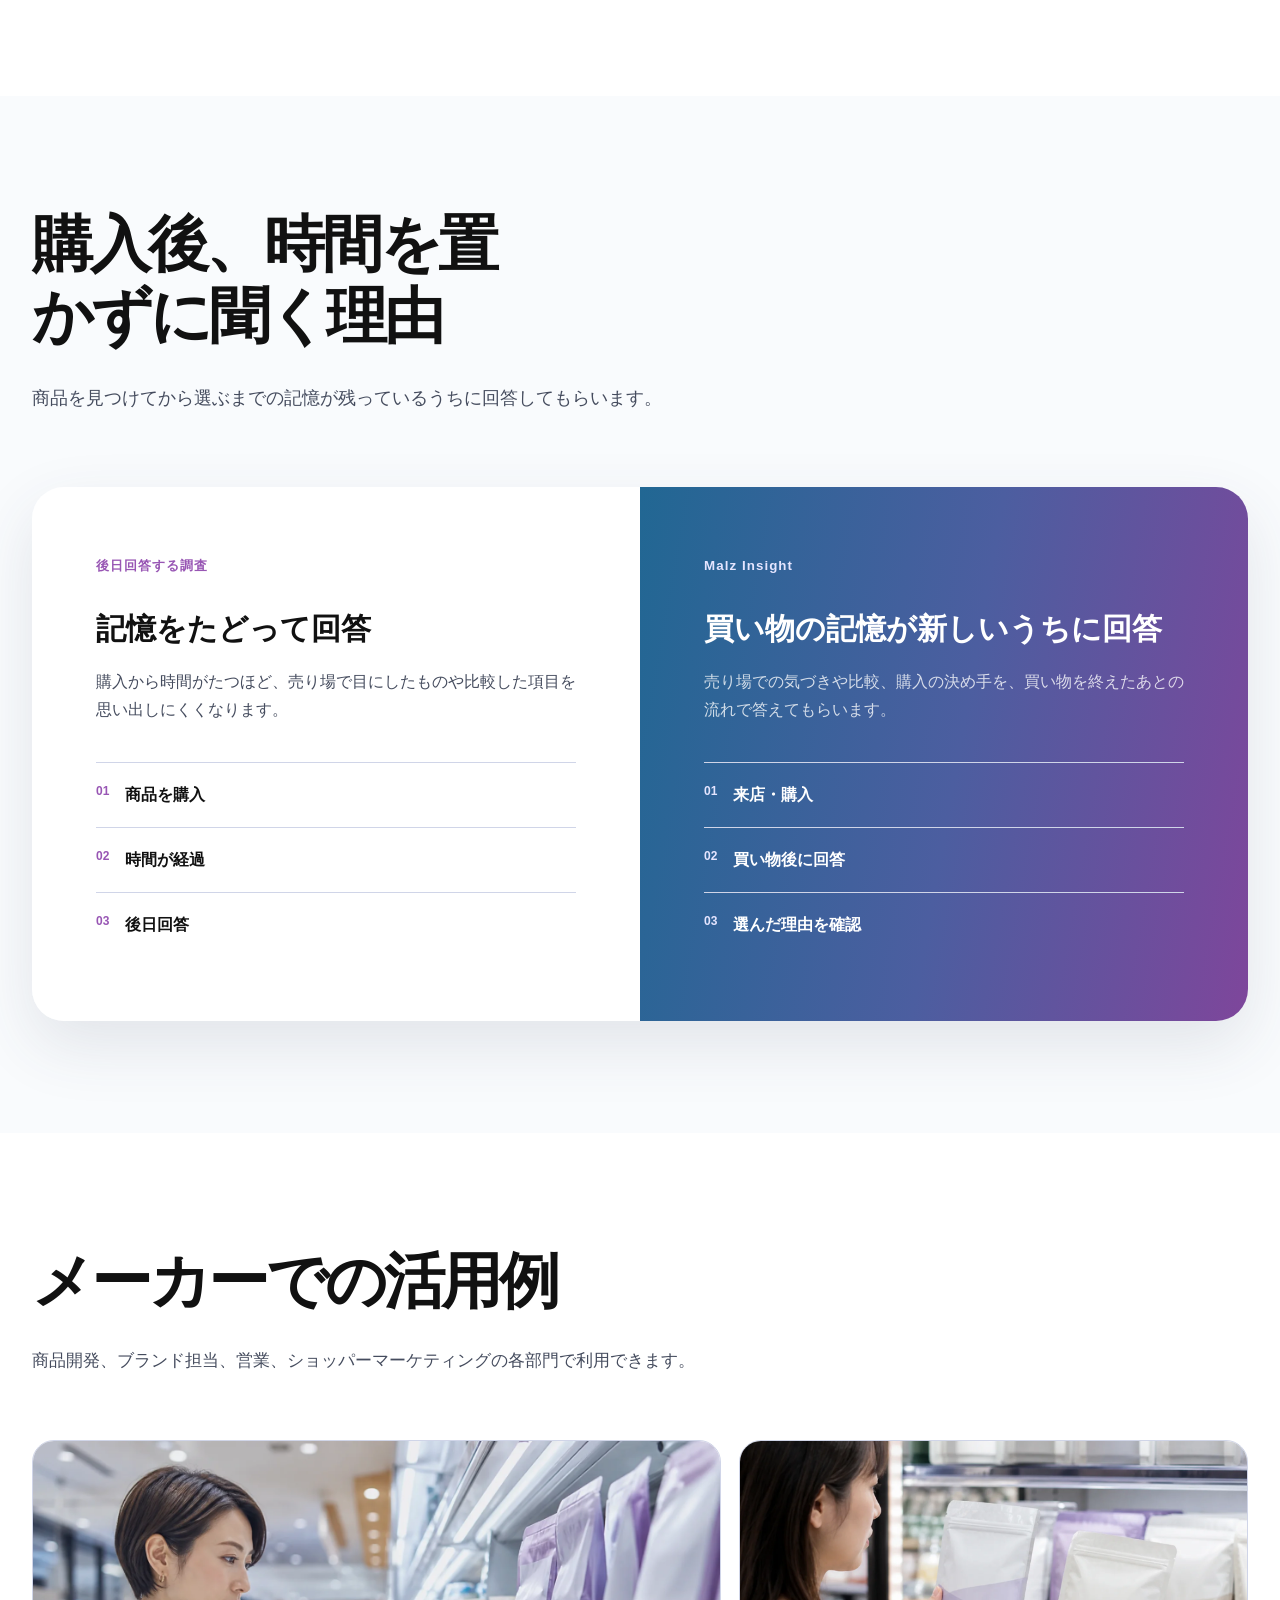
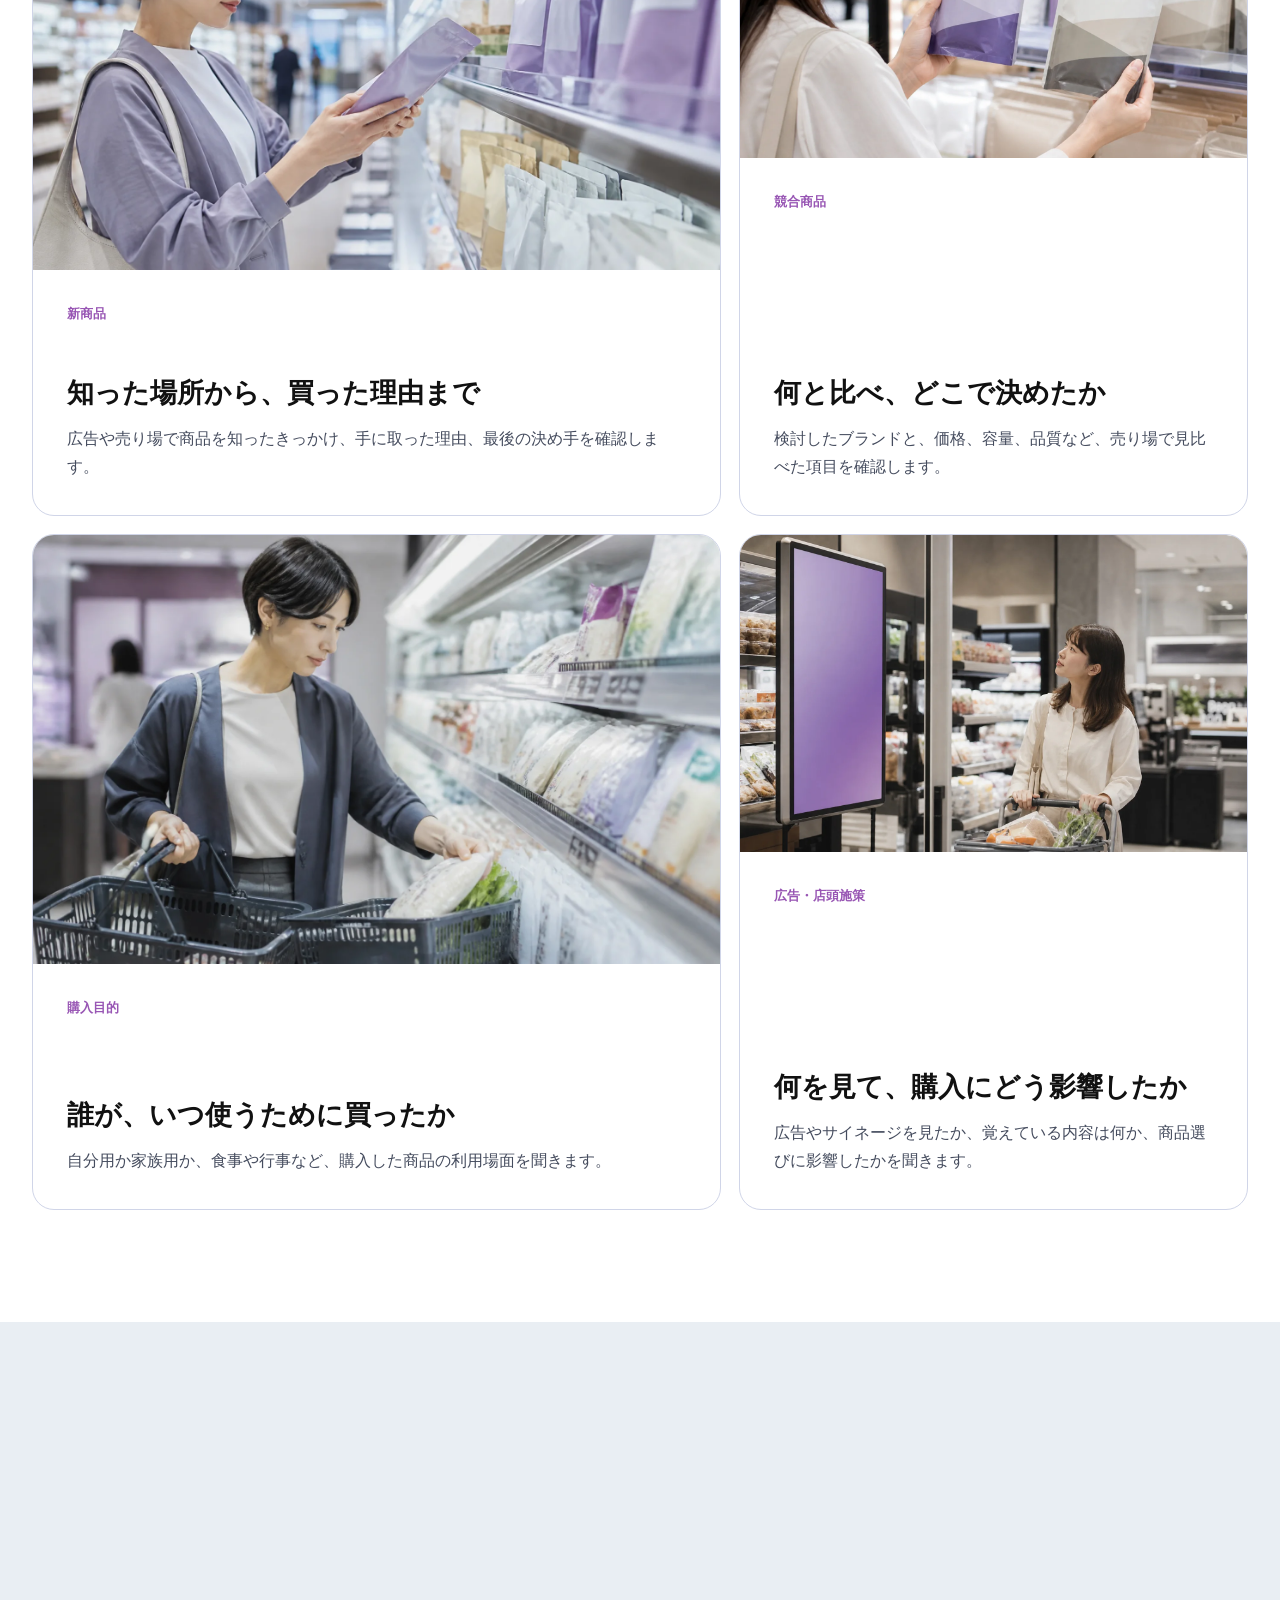
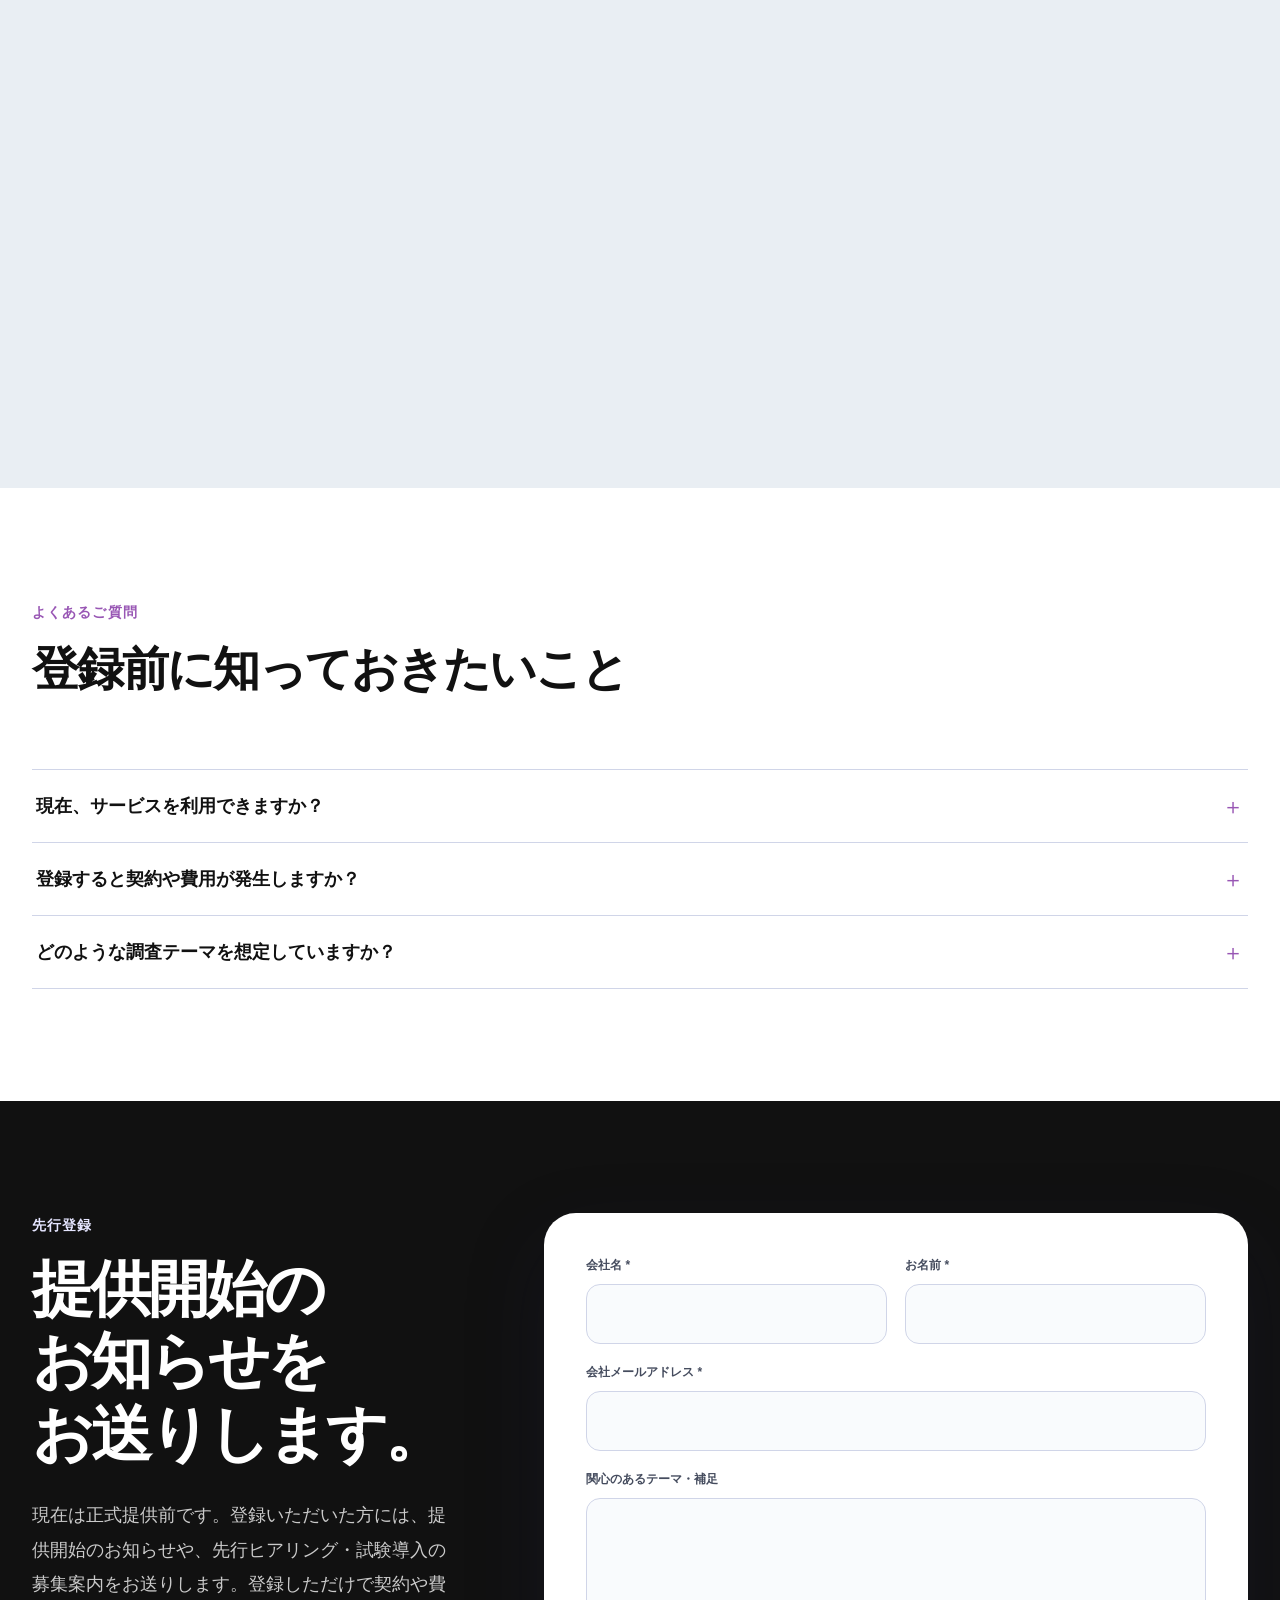
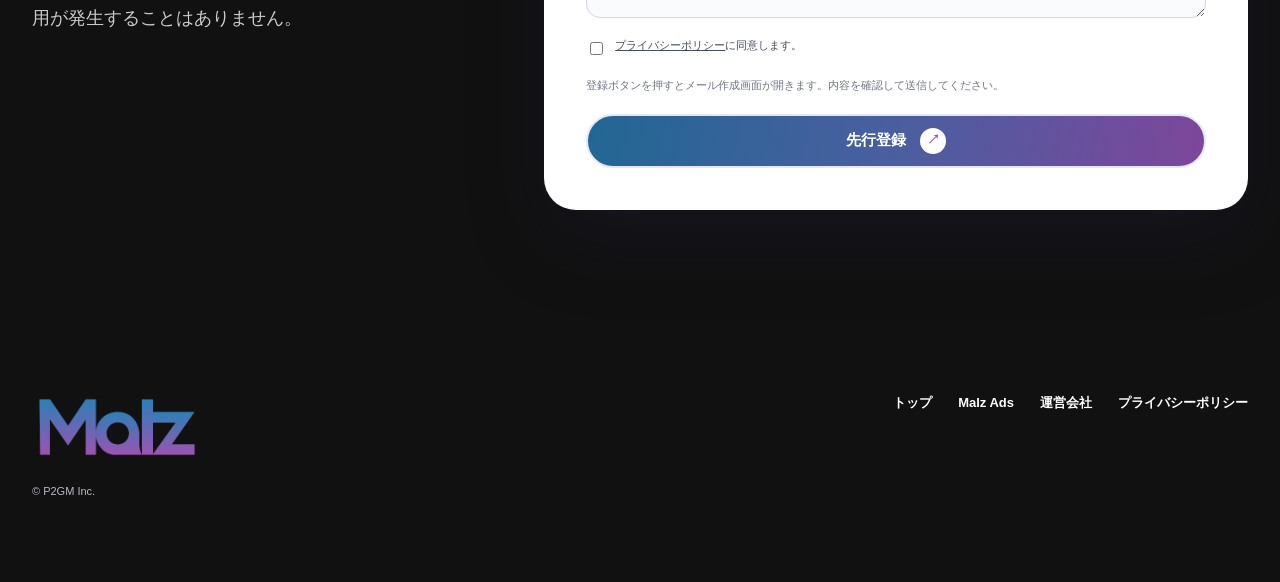
<file: insight/index.html>
<!doctype html>
<html class="no-js" lang="ja">
<head>
  <meta charset="utf-8">
  <meta name="viewport" content="width=device-width,initial-scale=1">
  <meta name="description" content="Malz Insightは、買い物を終えたあとのアンケートで、商品を知ったきっかけ、比較した商品、購入の決め手を聞くサービスです。先行登録を受け付けています。">
  <title>Malz Insight｜買い物後に購入理由を聞くアンケート</title>
  <link rel="preload" href="../assets/insight-survey.webp" as="image" type="image/webp">
  <link rel="stylesheet" href="../styles.css">
  <script defer src="../app.js"></script>
</head>
<body>
<a class="skip" href="#main">本文へ移動</a>
<header class="site-header">
  <a class="brand" href="../" aria-label="Malz トップ"><img src="../assets/malz-logo-white.webp" alt="Malz" width="396" height="164"></a>
  <button class="menu-toggle" type="button" aria-expanded="false" aria-controls="global-nav">MENU</button>
  <nav class="global-nav" id="global-nav" aria-label="メインナビゲーション"><a href="../">トップ</a><a href="../ads/">Malz Ads</a><a href="./" aria-current="page">Malz Insight</a></nav>
  <a class="button button-dark header-cta" href="#waitlist">先行登録</a>
</header>
<main id="main">
  <section class="page-hero insight-hero">
    <div class="shell page-hero-grid">
      <div><span class="page-hero-note">MALZ INSIGHT</span><h1>買い物を終えたあとに、<br><span class="gradient-text">選んだ理由を聞きます。</span></h1><p class="lead">どこで商品を知り、売り場で何と比べ、最後に何が決め手になったのか。記憶が新しいうちにアンケートで聞きます。</p><a class="button button-gradient" href="#waitlist">先行登録</a></div>
      <figure class="page-hero-media media-survey"><img src="../assets/insight-survey.webp" alt="買い物後にスマートフォンでアンケートへ回答する生活者" width="1400" height="1050"></figure>
    </div>
  </section>

  <section class="section section-white">
    <div class="shell reveal">
      <div class="section-intro"><span class="section-label">確認できること</span><h2 class="display-lg">購入した事実だけでは分からない、<br>選ぶまでの経緯を聞きます。</h2><p class="lead">売り場で気づいたこと、比較した商品、購入の決め手を、買い物の場面に沿って確認します。</p></div>
      <div class="insight-sequence"><div class="insight-point"><small>知ったきっかけ</small><strong>どこで知ったか</strong><p>広告、店頭、口コミなど、商品を知った場所や媒体を聞きます。</p></div><div class="insight-point"><small>売り場での比較</small><strong>何と迷ったか</strong><p>比較した商品やブランド、価格や容量など、見比べた項目を聞きます。</p></div><div class="insight-point"><small>最後の決め手</small><strong>なぜ選んだか</strong><p>品質、価格、パッケージ、陳列など、購入を決めた理由を聞きます。</p></div></div>
    </div>
  </section>

  <section class="section" id="difference">
    <div class="shell">
      <div class="section-intro reveal"><h2 class="display-lg">購入後、時間を置かずに聞く理由</h2><p class="lead">商品を見つけてから選ぶまでの記憶が残っているうちに回答してもらいます。</p></div>
      <div class="comparison reveal">
        <article class="comparison-panel"><small>後日回答する調査</small><h3>記憶をたどって回答</h3><p>購入から時間がたつほど、売り場で目にしたものや比較した項目を思い出しにくくなります。</p><ol class="comparison-flow"><li>商品を購入</li><li>時間が経過</li><li>後日回答</li></ol></article>
        <article class="comparison-panel brand"><small>Malz Insight</small><h3>買い物の記憶が新しいうちに回答</h3><p>売り場での気づきや比較、購入の決め手を、買い物を終えたあとの流れで答えてもらいます。</p><ol class="comparison-flow"><li>来店・購入</li><li>買い物後に回答</li><li>選んだ理由を確認</li></ol></article>
      </div>
    </div>
  </section>

  <section class="section section-white audience-section" id="maker">
    <div class="shell">
      <div class="audience-heading reveal"><h2 class="display-lg">メーカーでの活用例</h2><p>商品開発、ブランド担当、営業、ショッパーマーケティングの各部門で利用できます。</p></div>
      <div class="use-grid">
        <article class="use-case reveal"><figure class="use-case-media"><img src="../assets/insight-new-product.webp" alt="店頭で新商品を手に取る買い物客" width="1600" height="1001" loading="lazy"></figure><div class="use-case-body"><small>新商品</small><h3>知った場所から、買った理由まで</h3><p>広告や売り場で商品を知ったきっかけ、手に取った理由、最後の決め手を確認します。</p></div></article>
        <article class="use-case reveal"><figure class="use-case-media"><img src="../assets/insight-competition.webp" alt="店頭で二つの商品を比較する買い物客" width="1600" height="1021" loading="lazy"></figure><div class="use-case-body"><small>競合商品</small><h3>何と比べ、どこで決めたか</h3><p>検討したブランドと、価格、容量、品質など、売り場で見比べた項目を確認します。</p></div></article>
        <article class="use-case reveal"><figure class="use-case-media"><img src="../assets/insight-shopper.webp" alt="店頭で商品を買い物かごへ入れる買い物客" width="1600" height="1001" loading="lazy"></figure><div class="use-case-body"><small>購入目的</small><h3>誰が、いつ使うために買ったか</h3><p>自分用か家族用か、食事や行事など、購入した商品の利用場面を聞きます。</p></div></article>
        <article class="use-case reveal"><figure class="use-case-media"><img src="../assets/insight-media-effect.webp" alt="店頭のデジタルサイネージを見る買い物客" width="1600" height="1001" loading="lazy"></figure><div class="use-case-body"><small>広告・店頭施策</small><h3>何を見て、購入にどう影響したか</h3><p>広告やサイネージを見たか、覚えている内容は何か、商品選びに影響したかを聞きます。</p></div></article>
      </div>
    </div>
  </section>

  <section class="section section-soft">
    <div class="shell reveal"><div class="section-intro center"><span class="section-label">ご利用の流れ</span><h2 class="display-md">正式提供に向けて、<br>次の進め方を想定しています。</h2><p class="lead">調査内容や提供方法は、先行ヒアリングを踏まえて整えていきます。</p></div><div class="process"><div class="process-step"><small>調査設計</small><h3>知りたいことを整理</h3><p>対象商品と、確かめたい購入理由や店頭での行動を整理します。</p></div><div class="process-step"><small>回答</small><h3>買い物後にアンケート</h3><p>買い物の記憶が新しいうちに、スマートフォンから回答してもらいます。</p></div><div class="process-step"><small>確認</small><h3>回答を項目別に整理</h3><p>知ったきっかけ、比較した商品、購入の決め手などを確認します。</p></div></div></div>
  </section>

  <section class="section section-white" id="faq">
    <div class="shell"><div class="section-intro reveal"><span class="section-label">よくあるご質問</span><h2 class="display-md">登録前に知っておきたいこと</h2></div><div class="faq-list reveal"><details class="faq-item"><summary>現在、サービスを利用できますか？</summary><p>現在は正式提供前です。登録いただいた方へ、提供開始や試験導入の募集についてご案内します。</p></details><details class="faq-item"><summary>登録すると契約や費用が発生しますか？</summary><p>登録しただけで契約や費用が発生することはありません。ご案内の内容を確認してから、試験導入などへの参加をご検討いただけます。</p></details><details class="faq-item"><summary>どのような調査テーマを想定していますか？</summary><p>新商品の購入理由、競合商品との比較、利用目的、広告や店頭施策への接触などを想定しています。関心のあるテーマは登録フォームに記載できます。</p></details></div></div>
  </section>

  <section class="section section-dark" id="waitlist">
    <div class="shell waitlist-grid">
      <div class="reveal"><span class="section-label">先行登録</span><h2 class="display-lg">提供開始のお知らせを<br>お送りします。</h2><p class="lead">現在は正式提供前です。登録いただいた方には、提供開始のお知らせや、先行ヒアリング・試験導入の募集案内をお送りします。登録しただけで契約や費用が発生することはありません。</p></div>
      <form class="waitlist-form reveal" data-contact-form>
        <div class="field"><label for="company">会社名 *</label><input id="company" name="company" required autocomplete="organization"></div>
        <div class="field"><label for="name">お名前 *</label><input id="name" name="name" required autocomplete="name"></div>
        <div class="field full"><label for="email">会社メールアドレス *</label><input id="email" name="email" type="email" required autocomplete="email"></div>
        <input type="hidden" name="topic" value="メーカー">
        <div class="field full"><label for="message">関心のあるテーマ・補足</label><textarea id="message" name="message"></textarea></div>
        <label class="consent"><input type="checkbox" name="privacy" required> <span><a href="https://p2gm.com/privacy-policy/" target="_blank" rel="noopener">プライバシーポリシー</a>に同意します。</span></label>
        <p class="form-note">登録ボタンを押すとメール作成画面が開きます。内容を確認して送信してください。</p>
        <div class="form-status" role="status"></div>
        <button class="button button-gradient" type="submit">先行登録</button>
      </form>
    </div>
  </section>
</main>
<footer class="site-footer"><div class="shell footer-grid"><div><img class="footer-logo" src="../assets/malz-logo-white.webp" alt="Malz" width="382" height="126"><p class="footer-copy">© P2GM Inc.</p></div><nav class="footer-nav" aria-label="フッターナビゲーション"><a href="../">トップ</a><a href="../ads/">Malz Ads</a><a href="https://p2gm.com/">運営会社</a><a href="https://p2gm.com/privacy-policy/">プライバシーポリシー</a></nav></div></footer>
</body>
</html>
</file>
<file: styles.css>
/*
  MALZ DESIGN SYSTEM
  Source language: malz.io
  Brand gradient: #3180B8 -> #5B6FB6 -> #9856B4
  Shape rule: large surfaces 28-40px, controls pill, media 24-32px.
*/
:root{
  --malz-blue:#3180b8;
  --malz-indigo:#5b6fb6;
  --malz-purple:#9856b4;
  --malz-purple-deep:#7e469b;
  --malz-ink:#111;
  --malz-body:#454c5e;
  --malz-muted:#6f7587;
  --malz-line:#d0d5e8;
  --malz-surface:#f9fbfd;
  --malz-surface-2:#e9eef3;
  --malz-lilac:#e5e5ff;
  --white:#fff;
  --gradient:linear-gradient(100deg,var(--malz-blue) 0%,var(--malz-indigo) 52%,var(--malz-purple) 100%);
  --gradient-deep:linear-gradient(100deg,#216793 0%,#4c5ea0 52%,#7e469b 100%);
  --gradient-vertical:linear-gradient(180deg,var(--malz-blue) 0%,var(--malz-indigo) 50%,var(--malz-purple) 100%);
  --gradient-soft:linear-gradient(135deg,#edf7ff 0%,#f2f1ff 52%,#f8effb 100%);
  --font-sans:-apple-system,BlinkMacSystemFont,"SF Pro Text","Helvetica Neue","Noto Sans JP","Hiragino Kaku Gothic ProN","Yu Gothic",Meiryo,sans-serif;
  --max:1280px;
  --reading:740px;
  --header:72px;
  --radius-lg:32px;
  --radius-md:22px;
  --radius-control:14px;
  --shadow:0 24px 64px rgba(54,62,87,.12);
}
*{box-sizing:border-box}
html{scroll-behavior:smooth;scroll-padding-top:150px}
body{margin:0;background:var(--malz-surface);color:var(--malz-ink);font-family:var(--font-sans);line-height:1.75;-webkit-font-smoothing:antialiased;overflow-x:hidden}
body.menu-open{overflow:hidden}
img{display:block;max-width:100%;height:auto}
a{color:inherit}
button,input,select,textarea{font:inherit}
button{color:inherit}
a:focus-visible,button:focus-visible{outline:3px solid #c8d8e9;outline-offset:4px}
h1,h2,h3,p,figure{margin-top:0}
.skip{position:fixed;top:-80px;left:12px;z-index:100;background:#111;color:#fff;padding:10px 16px;border-radius:99px}.skip:focus{top:12px}
.shell{width:min(calc(100% - 64px),var(--max));margin-inline:auto}
.narrow{width:min(calc(100% - 64px),var(--reading));margin-inline:auto}
.gradient-text{background:var(--gradient);-webkit-background-clip:text;background-clip:text;color:transparent}
.section{padding-block:112px;position:relative}
.section-white{background:#fff;color:var(--malz-ink)}
.section-soft{background:var(--malz-surface-2);color:var(--malz-ink)}
.section-gradient{background:var(--gradient-deep);color:#fff}
.section-dark{background:#111;color:#fff}
.section-rule{border-top:1px solid var(--malz-line)}
.section-intro{max-width:840px;margin-bottom:72px}
.section-intro.center{text-align:center;margin-inline:auto}
.section-label{display:block;margin-bottom:15px;color:var(--malz-purple);font-size:14px;font-weight:700;letter-spacing:.08em;text-transform:uppercase}
.section-gradient .section-label,.section-dark .section-label{color:var(--malz-lilac)}
.display-xl{margin-bottom:28px;font-size:clamp(46px,6.2vw,88px);font-weight:700;letter-spacing:-.055em;line-height:1.1;text-wrap:balance}
.display-lg{margin-bottom:28px;font-size:clamp(38px,4.8vw,68px);font-weight:700;letter-spacing:-.05em;line-height:1.18;text-wrap:balance}
.display-md{margin-bottom:22px;font-size:clamp(32px,3.7vw,52px);font-weight:700;letter-spacing:-.04em;line-height:1.22;text-wrap:balance}
.lead{max-width:650px;margin-bottom:34px;color:var(--malz-body);font-size:18px;line-height:1.9}
.section-gradient .lead,.section-dark .lead{color:rgba(255,255,255,.78)}
.micro{color:var(--malz-muted);font-size:12px}

/* Header */
.site-header{height:var(--header);display:flex;align-items:center;gap:28px;padding-inline:max(32px,calc((100vw - var(--max))/2));position:sticky;top:0;z-index:50;background:rgba(249,251,253,.88);border-bottom:1px solid rgba(149,154,174,.2);box-shadow:0 1px 0 rgba(255,255,255,.7) inset;backdrop-filter:blur(24px) saturate(150%)}
.brand{display:block;flex:none;text-decoration:none}
.brand img{width:128px;height:auto}
.brand-ads img{width:196px}
.global-nav{display:flex;align-items:center;gap:32px;margin-left:auto}
.global-nav a{position:relative;padding-block:12px;text-decoration:none;font-size:13px;font-weight:650;letter-spacing:.02em;white-space:nowrap}
.global-nav a:after{content:"";position:absolute;left:0;bottom:4px;width:100%;height:2px;background:var(--gradient);transform:scaleX(0);transform-origin:right;transition:transform .3s}
.global-nav a:hover:after,.global-nav a[aria-current="page"]:after{transform:scaleX(1);transform-origin:left}
.menu-toggle{display:none;margin-left:auto;min-width:64px;min-height:44px;padding:10px 16px;border:1px solid var(--malz-line);border-radius:var(--radius-control);background:#fff;font-size:12px;font-weight:700}

/* Buttons */
.button{position:relative;display:inline-flex;align-items:center;justify-content:center;gap:14px;min-width:180px;min-height:54px;padding:11px 24px;border:0;border-radius:999px;text-decoration:none;font-size:15px;font-weight:700;white-space:nowrap;overflow:hidden;transition:transform .22s cubic-bezier(.2,.8,.2,1),box-shadow .22s,background-color .22s}
.button:after{content:"↗";display:grid;place-items:center;width:26px;height:26px;border-radius:50%;font-size:13px}
.button:hover{transform:translateY(-2px);box-shadow:0 12px 28px rgba(69,76,94,.18)}
.button:active{transform:translateY(0) scale(.98)}
.button-dark{background:#111;color:#fff}.button-dark:after{background:#fff;color:#111}
.button-gradient{background:var(--gradient-deep);color:#fff;border:2px solid var(--malz-lilac)}.button-gradient:after{background:#fff;color:var(--malz-purple)}
.button-white{background:#fff;color:#111}.button-white:after{background:#111;color:#fff}
.button-outline{border:1px solid var(--malz-line);background:#fff;color:#111}.button-outline:after{background:var(--gradient);color:#fff}
.header-cta{min-width:148px;min-height:44px;padding:8px 20px;font-size:13px}

/* Home hero */
.home-hero{min-height:calc(100dvh - var(--header));position:relative;display:grid;place-items:center;overflow:hidden;background:#1f1f25;color:#fff}
.home-hero-media{position:absolute;inset:0}
.home-hero-media img{width:100%;height:100%;object-fit:cover;animation:heroZoom 14s ease-out both}
.home-hero-media:after{content:"";position:absolute;inset:0;background:linear-gradient(180deg,rgba(17,17,17,.35),rgba(31,31,37,.48))}
.home-hero-content{position:relative;z-index:2;text-align:center;padding:48px 24px;max-width:1040px}
.hero-overline{margin-bottom:24px;font-size:15px;font-weight:700;letter-spacing:.12em;text-transform:uppercase}
.home-hero h1{margin-bottom:32px;font-size:clamp(42px,5.8vw,78px);font-weight:700;letter-spacing:-.048em;line-height:1.2;text-wrap:balance}
.home-hero-actions{display:flex;justify-content:center;gap:14px;flex-wrap:wrap}
.hero-service-button{min-width:min(330px,42vw);min-height:72px;padding-inline:34px;background:var(--gradient);border:2px solid rgba(229,229,255,.82);color:#fff;font-size:18px}
.hero-service-button.secondary{background:rgba(17,17,17,.38);backdrop-filter:blur(15px)}
.hero-service-button:after{background:#fff;color:var(--malz-purple)}
@keyframes heroZoom{from{transform:scale(1.03)}to{transform:scale(1.1)}}

/* Home */
.manifesto{text-align:center}
.manifesto .display-lg{max-width:980px;margin-inline:auto}
.manifesto .lead{margin-inline:auto}
.service-showcase{display:grid;grid-template-columns:1.08fr .92fr;min-height:590px;border-radius:var(--radius-lg);overflow:hidden;box-shadow:var(--shadow)}
.service-showcase+.service-showcase{margin-top:44px}
.service-showcase.reverse{grid-template-columns:.92fr 1.08fr}
.service-showcase.reverse .service-showcase-media{order:2}
.service-showcase-media{min-width:0;min-height:0;position:relative;overflow:hidden;background:#e5e8ee}
.service-showcase-media img{width:100%;height:100%;object-fit:cover;transition:transform .8s}
.media-bagging img{object-position:67% center}
.media-checkout img{object-position:38% center}
.media-family img{object-position:38% center}
.media-survey img{object-position:38% center}
.service-showcase:hover .service-showcase-media img{transform:scale(1.035)}
.service-showcase-body{display:flex;flex-direction:column;justify-content:center;padding:clamp(42px,6vw,86px);background:#fff;color:var(--malz-ink)}
.service-showcase-body.gradient-panel{background:var(--gradient-deep);color:#fff}
.service-index{margin-bottom:auto;font-size:14px;font-weight:700;letter-spacing:.08em}
.service-code{display:block;margin:32px 0 24px;font-size:clamp(60px,8vw,118px);font-weight:700;letter-spacing:-.08em;line-height:.9}
.service-showcase-body p{color:var(--malz-body)}
.service-showcase-body.gradient-panel p{color:rgba(255,255,255,.78)}
.service-showcase .button{margin-top:auto;align-self:flex-start}
.touchpoint-strip{display:grid;grid-template-columns:1fr auto 1fr auto 1fr;align-items:center;margin-top:80px;border-block:1px solid var(--malz-line)}
.touchpoint{padding:34px;text-align:center}.touchpoint small{color:var(--malz-purple);font-weight:700}.touchpoint strong{display:block;margin-top:5px;font-size:20px}.touchpoint-arrow{color:var(--malz-muted);font-size:24px}

/* Page hero */
.page-hero{padding-block:64px 80px;background:var(--gradient-deep);color:#fff;overflow:hidden}
.page-hero-grid{display:grid;grid-template-columns:.94fr 1.06fr;gap:clamp(42px,5vw,72px);align-items:center}
.page-hero h1{margin-bottom:30px;font-size:clamp(46px,6vw,84px);font-weight:700;letter-spacing:-.06em;line-height:1.15}
.page-hero .lead{color:rgba(255,255,255,.8)}
.page-hero-media{min-width:0;aspect-ratio:4/3;border-radius:var(--radius-lg);overflow:hidden;border:2px solid rgba(229,229,255,.48);box-shadow:0 24px 64px rgba(29,31,61,.22)}
.page-hero-media img{width:100%;height:100%;object-fit:cover}
.page-hero-media.media-family img{object-position:37% center}
.page-hero-note{display:inline-block;margin-bottom:22px;padding:8px 13px;border:1px solid rgba(255,255,255,.42);border-radius:99px;font-size:12px;font-weight:700;letter-spacing:.08em}

/* In-page nav */
.audience-tabs{display:flex;gap:4px;position:sticky;top:calc(var(--header) + 12px);z-index:30;width:min(calc(100% - 64px),720px);margin:-29px auto 0;padding:5px;background:rgba(231,235,242,.9);border:1px solid rgba(149,154,174,.32);border-radius:18px;box-shadow:0 12px 36px rgba(54,62,87,.11);backdrop-filter:blur(22px) saturate(140%)}
.audience-tabs a{flex:1;display:grid;place-items:center;min-height:46px;padding:10px 18px;border:1px solid transparent;border-radius:13px;color:#535a6c;text-align:center;text-decoration:none;font-size:14px;font-weight:650;white-space:nowrap;transition:color .2s,background-color .2s,box-shadow .2s,transform .2s}
.audience-tabs a:hover{color:var(--malz-ink);background:rgba(255,255,255,.55)}
.audience-tabs a.active{border-color:rgba(149,154,174,.22);background:#fff;color:var(--malz-ink);box-shadow:0 3px 10px rgba(54,62,87,.12),0 1px 0 #fff inset;font-weight:750}
.audience-tabs a:active{transform:scale(.985)}
.audience-section{scroll-margin-top:170px}

/* Feature layouts */
.ads-overview{background:var(--gradient-soft)}
.ads-proof-grid{display:grid;grid-template-columns:1.2fr .8fr;grid-template-rows:1fr 1fr;gap:18px}
.ads-proof{min-height:220px;padding:32px 34px;border:1px solid var(--malz-line);border-radius:var(--radius-md);background:#fff}
.ads-proof-primary{grid-row:1/3;display:flex;flex-direction:column;justify-content:flex-end;min-height:458px;background:var(--gradient-deep);color:#fff;border:0}
.ads-proof strong{display:block;margin-bottom:30px;color:var(--malz-purple);font-size:clamp(28px,4vw,48px);line-height:1.1;letter-spacing:-.04em}.ads-proof-primary strong{color:var(--malz-lilac);font-size:clamp(58px,8vw,108px)}
.ads-proof h3{margin:0 0 12px;font-size:24px;line-height:1.4}.ads-proof p{margin:0;color:var(--malz-body);font-size:14px}.ads-proof-primary p{color:rgba(255,255,255,.78);max-width:550px}
.feature-list{border-top:1px solid var(--malz-line)}
.feature-row{display:grid;grid-template-columns:150px 1fr .9fr;gap:64px;align-items:center;padding-block:66px;border-bottom:1px solid var(--malz-line)}
.feature-number{font-size:clamp(64px,8vw,108px);font-weight:700;letter-spacing:-.08em;line-height:1;background:var(--gradient-vertical);-webkit-background-clip:text;background-clip:text;color:transparent}
.feature-copy h3{margin-bottom:18px;font-size:clamp(27px,3vw,40px);line-height:1.4;letter-spacing:-.03em}
.feature-copy p{color:var(--malz-body)}
.feature-visual{aspect-ratio:16/10;border-radius:var(--radius-md);overflow:hidden;background:var(--gradient-soft)}
.feature-visual img{width:100%;height:100%;object-fit:cover}
.feature-visual.media-bagging img{object-position:67% center}
.feature-visual.media-checkout img{object-position:38% center}
.audience-heading{max-width:940px;margin-bottom:64px}
.audience-heading>p{max-width:680px;margin:0;color:var(--malz-body);font-size:17px}
.section-gradient .audience-heading>p{color:rgba(255,255,255,.78)}
.benefit-grid{display:grid;grid-template-columns:repeat(3,1fr);gap:18px}
.benefit{min-height:330px;padding:34px;border-radius:var(--radius-md);background:#fff;color:var(--malz-ink);border:1px solid var(--malz-line);display:flex;flex-direction:column}
.benefit.gradient{background:var(--gradient);color:#fff;border:0}
.benefit-number{font-size:13px;font-weight:700;color:var(--malz-purple)}
.benefit.gradient .benefit-number{color:var(--malz-lilac)}
.benefit h3{margin:auto 0 15px;font-size:27px;line-height:1.45;letter-spacing:-.025em}
.benefit p{margin-bottom:0;color:var(--malz-body);font-size:14px}
.benefit.gradient p{color:rgba(255,255,255,.78)}
.agency-benefit-grid{grid-template-columns:1.15fr .85fr}.agency-benefit-grid .benefit{min-height:290px}
.ads-usecases{background:var(--malz-surface-2)}
.usecase-layout{display:grid;grid-template-columns:1.05fr .95fr;gap:clamp(42px,6vw,88px);align-items:center}
.usecase-media{margin:0;aspect-ratio:4/3;border-radius:var(--radius-lg);overflow:hidden;box-shadow:var(--shadow)}.usecase-media img{width:100%;height:100%;object-fit:cover;object-position:38% center}
.usecase-content>p{max-width:600px;color:var(--malz-body);font-size:17px}.usecase-groups{display:grid;grid-template-columns:1fr 1fr;gap:14px;margin-top:38px}.usecase-group{padding:25px;border:1px solid var(--malz-line);border-radius:var(--radius-md);background:#fff}.usecase-group h3{margin-bottom:10px;font-size:18px}.usecase-group p{margin:0;color:var(--malz-body);font-size:14px}
.retail-advantages{display:grid;grid-template-columns:1fr 1fr;gap:18px;margin-top:44px}.retail-advantages article{padding:36px;border:1px solid var(--malz-line);border-radius:var(--radius-md);background:#fff}.retail-advantages strong{color:var(--malz-purple);font-size:14px}.retail-advantages h3{margin:34px 0 12px;font-size:26px;line-height:1.4}.retail-advantages p{margin:0;color:var(--malz-body);font-size:14px}
.process{display:grid;grid-template-columns:repeat(3,1fr);border-block:1px solid var(--malz-line)}
.process-step{padding:38px 34px;min-height:250px;color:var(--malz-ink)}.process-step+.process-step{border-left:1px solid var(--malz-line)}
.process-step small{color:var(--malz-purple);font-weight:700;letter-spacing:.08em}.process-step h3{margin:50px 0 10px;font-size:25px}.process-step p{margin:0;color:var(--malz-body);font-size:14px}
.process.process-five{grid-template-columns:repeat(5,1fr);gap:1px;border:1px solid var(--malz-line);background:var(--malz-line)}.process-five .process-step{min-height:280px;padding:30px 24px;background:#fff}.process-five .process-step+.process-step{border:0}.process-five .process-step h3{margin-top:45px;font-size:22px}

/* FAQ */
.faq-columns{display:grid;grid-template-columns:1fr 1fr;gap:72px}.faq-group>h3{margin-bottom:25px;font-size:24px}
.faq-list{border-top:1px solid var(--malz-line)}
.faq-item{border-bottom:1px solid var(--malz-line)}
.faq-item summary{display:grid;grid-template-columns:1fr auto;align-items:center;gap:24px;min-height:72px;padding:18px 4px;cursor:pointer;list-style:none;font-size:18px;font-weight:700;line-height:1.5}
.faq-item summary::-webkit-details-marker{display:none}
.faq-item summary:focus-visible{outline:3px solid #c8d8e9;outline-offset:4px}
.faq-item summary:after{content:"＋";color:var(--malz-purple);font-size:22px;font-weight:500}
.faq-item[open] summary:after{content:"−"}
.faq-item p{max-width:820px;margin:0;padding:0 52px 26px 4px;color:var(--malz-body)}
.news-list{margin-bottom:28px;border-top:1px solid var(--malz-line)}.news-item{display:grid;grid-template-columns:140px 1fr auto;gap:26px;align-items:center;min-height:82px;padding:18px 4px;border-bottom:1px solid var(--malz-line);text-decoration:none}.news-item:after{content:"↗";font-size:14px}.news-item time{color:var(--malz-purple);font-size:13px;font-weight:700}.news-item span{font-weight:700}.news-item:hover span{color:var(--malz-purple)}.text-link{font-size:14px;font-weight:700;text-underline-offset:5px}

/* Insight */
.insight-hero{background:var(--gradient-soft);color:var(--malz-ink)}
.insight-hero .page-hero-note{border-color:var(--malz-line);color:var(--malz-purple)}
.insight-hero .lead{color:var(--malz-body)}
.insight-hero .page-hero-media{border-color:#fff;box-shadow:var(--shadow)}
.insight-hero .page-hero-media{position:relative}
.insight-hero .page-hero-media img{object-position:38% center}
.insight-sequence{display:grid;grid-template-columns:repeat(3,1fr);margin-top:70px}
.insight-point{padding:34px;border-top:1px solid var(--malz-line)}.insight-point+.insight-point{border-left:1px solid var(--malz-line)}
.insight-point small{color:var(--malz-purple);font-weight:700}.insight-point strong{display:block;margin:38px 0 9px;font-size:21px}.insight-point p{margin:0;color:var(--malz-body);font-size:14px}
.comparison{display:grid;grid-template-columns:1fr 1fr;border-radius:var(--radius-lg);overflow:hidden;box-shadow:var(--shadow)}
.comparison-panel{padding:clamp(38px,5vw,70px);background:#fff;color:var(--malz-ink)}
.comparison-panel.brand{background:var(--gradient-deep);color:#fff}
.comparison-panel small{font-weight:700;color:var(--malz-purple);letter-spacing:.08em}.comparison-panel.brand small{color:var(--malz-lilac)}
.comparison-panel h3{margin:28px 0 18px;font-size:30px;line-height:1.45}
.comparison-panel p{color:var(--malz-body)}.comparison-panel.brand p{color:rgba(255,255,255,.78)}
.comparison-flow{list-style:none;padding:0;margin:38px 0 0;counter-reset:comparison}
.comparison-flow li{counter-increment:comparison;display:flex;gap:16px;padding:18px 0;border-top:1px solid var(--malz-line);font-weight:700}
.comparison-flow li:before{content:"0" counter(comparison);color:var(--malz-purple);font-size:12px}.comparison-panel.brand .comparison-flow li:before{color:var(--malz-lilac)}
.use-grid{display:grid;grid-template-columns:1.15fr .85fr;gap:18px}
.use-case{min-width:0;min-height:0;border-radius:var(--radius-md);overflow:hidden;background:#fff;color:var(--malz-ink);border:1px solid var(--malz-line);display:grid;grid-template-rows:auto 1fr}
.use-case:nth-child(3){grid-column:1/2}.use-case:nth-child(4){grid-column:2/3}
.use-case-media{margin:0;aspect-ratio:16/10;overflow:hidden;background:var(--gradient-soft)}
.use-case-media img{width:100%;height:100%;object-fit:cover;transition:transform .7s cubic-bezier(.2,.75,.2,1)}
.use-case:hover .use-case-media img{transform:scale(1.025)}
.use-case-body{display:flex;flex-direction:column;min-height:245px;padding:32px 34px 34px}
.use-case small{font-weight:700;color:var(--malz-purple)}.use-case h3{margin:auto 0 12px;font-size:27px;line-height:1.45}.use-case p{margin:0;color:var(--malz-body)}

/* CTA & form */
.cta-band{display:grid;grid-template-columns:1.15fr .85fr;gap:90px;align-items:end}
.cta-band .display-md{margin:0}.cta-band p{color:rgba(255,255,255,.76)}
.cta-band .cta-area-note{margin-top:-8px;font-size:13px}
.cta-actions{display:flex;gap:12px;flex-wrap:wrap}
.waitlist-grid{display:grid;grid-template-columns:.75fr 1.25fr;gap:90px;align-items:start}
.waitlist-form{display:grid;grid-template-columns:1fr 1fr;gap:18px;padding:42px;border-radius:var(--radius-lg);background:#fff;color:var(--malz-ink);box-shadow:0 30px 80px rgba(29,31,61,.24)}
.field{display:grid;gap:8px}.field.full{grid-column:1/-1}.field label{font-size:12px;font-weight:700;color:var(--malz-body)}
.field input,.field select,.field textarea{width:100%;padding:15px 16px;border:1px solid var(--malz-line);border-radius:14px;background:var(--malz-surface);color:var(--malz-ink)}
.field textarea{min-height:120px;resize:vertical}.field input:focus,.field select:focus,.field textarea:focus{outline:3px solid rgba(91,111,182,.2);border-color:var(--malz-indigo)}
.consent{grid-column:1/-1;display:flex;align-items:flex-start;gap:9px;font-size:11px;color:var(--malz-body)}.consent input{margin-top:6px;accent-color:var(--malz-purple)}
.form-note{grid-column:1/-1;margin:0;color:var(--malz-muted);font-size:11px}.form-status{display:none;grid-column:1/-1;padding:13px 15px;border-radius:14px;background:var(--malz-lilac);color:var(--malz-purple-deep);font-size:13px}.waitlist-form .button{grid-column:1/-1;width:100%}

/* Footer */
.site-footer{padding-block:70px;background:#111;color:#fff}
.footer-grid{display:grid;grid-template-columns:1fr auto;gap:50px;align-items:start}
.footer-logo{width:170px}.footer-copy{margin-top:20px;color:#b5bac8;font-size:11px}
.footer-nav{display:flex;gap:26px;flex-wrap:wrap;justify-content:flex-end}.footer-nav a{text-decoration:none;font-size:13px;font-weight:700}.footer-nav a:hover{color:#c8d8e9}

/* Motion */
.reveal{opacity:0;transform:translateY(32px);transition:opacity .8s ease,transform .8s cubic-bezier(.2,.75,.2,1)}.reveal.is-visible{opacity:1;transform:none}

@media(max-width:1050px){
  .site-header{padding-inline:24px}.brand img{width:118px}.brand-ads img{width:180px}.header-cta{display:none}.menu-toggle{display:block}
  .global-nav{display:none;position:fixed;inset:var(--header) 16px auto;padding:20px;border:1px solid var(--malz-line);border-radius:var(--radius-md);background:#fff;color:var(--malz-ink);box-shadow:var(--shadow);flex-direction:column;align-items:stretch;gap:0}.global-nav.open{display:flex}.global-nav a{padding:14px}
  .page-hero-grid{grid-template-columns:1fr;gap:42px}.page-hero-media{width:min(100%,760px);aspect-ratio:16/10}
  .service-showcase,.service-showcase.reverse{grid-template-columns:1fr}.service-showcase.reverse .service-showcase-media{order:0}.service-showcase-media{aspect-ratio:16/10}
  .feature-row{grid-template-columns:110px 1fr;gap:38px}.feature-visual{grid-column:2/3}
  .agency-benefit-grid{grid-template-columns:1fr 1fr}.usecase-layout{grid-template-columns:1fr}.usecase-media{width:min(100%,760px);aspect-ratio:16/10}.process.process-five{grid-template-columns:1fr 1fr}.faq-columns{grid-template-columns:1fr;gap:64px}
  .waitlist-grid{grid-template-columns:1fr;gap:50px}
  .ads-cta{grid-template-columns:1fr;gap:50px}
}
@media(max-width:700px){
  .shell,.narrow{width:min(calc(100% - 32px),var(--max))}.section{padding-block:80px}
  .display-xl{font-size:47px}.display-lg{font-size:42px}.display-md{font-size:36px}.lead{font-size:16px}
  .home-hero{min-height:calc(100dvh - var(--header))}.home-hero-content{padding-block:36px}.home-hero h1{font-size:clamp(35px,10.5vw,44px);line-height:1.24}.hero-overline{margin-bottom:18px;font-size:11px}.home-hero-actions{display:grid}.hero-service-button{min-width:0;width:min(100%,360px);min-height:58px;font-size:16px}
  .home-hero-media img{object-position:68% center}
  .section-intro{margin-bottom:44px}.service-showcase{min-height:0;border-radius:var(--radius-md)}.service-showcase-media{aspect-ratio:4/3}.service-showcase-body{padding:32px}.service-code{font-size:70px;margin-block:34px}.service-showcase .button{width:100%}
  .touchpoint-strip{grid-template-columns:1fr;margin-top:50px}.touchpoint{padding:24px}.touchpoint-arrow{transform:rotate(90deg);text-align:center}
  .page-hero{padding-block:48px 64px}.page-hero h1{font-size:clamp(38px,11vw,47px)}.page-hero-media{aspect-ratio:4/3;border-radius:var(--radius-md)}
  .page-hero-media.media-family img{object-position:32% center}
  .audience-tabs{top:calc(var(--header) + 8px);width:calc(100% - 32px);margin-top:-25px;padding:4px;border-radius:16px}.audience-tabs a{min-width:0;min-height:44px;padding:8px 6px;border-radius:11px;font-size:13px}.audience-section{scroll-margin-top:145px}
  .ads-proof-grid{grid-template-columns:1fr;grid-template-rows:auto}.ads-proof-primary{grid-row:auto;min-height:360px}.feature-row{grid-template-columns:1fr;gap:24px;padding-block:45px}.feature-number{font-size:70px}.feature-visual{grid-column:auto}.benefit-grid,.agency-benefit-grid,.retail-advantages,.process,.process.process-five,.insight-sequence,.comparison,.use-grid,.cta-band{grid-template-columns:1fr}
  .benefit{min-height:270px}.process-step{min-height:0;padding:30px 0}.process-step+.process-step{border-left:0;border-top:1px solid var(--malz-line)}.process-step h3{margin-top:28px}
  .process-five .process-step{min-height:0}.usecase-groups{grid-template-columns:1fr}.news-item{grid-template-columns:1fr auto;gap:4px 18px;padding-block:22px}.news-item time{grid-column:1/2}.news-item span{grid-column:1/2}.news-item:after{grid-column:2/3;grid-row:1/3}
  .insight-point{padding:28px 0}.insight-point+.insight-point{border-left:0}.comparison{border-radius:var(--radius-md)}.use-case,.use-case:nth-child(3),.use-case:nth-child(4){grid-column:auto}.use-case-body{min-height:220px;padding:28px}
  .cta-band{gap:34px}.cta-actions{display:grid}.cta-band .button{width:100%}.waitlist-form{grid-template-columns:1fr;padding:28px}.field{grid-column:1/-1}
  .footer-grid{grid-template-columns:1fr}.footer-nav{display:grid;grid-template-columns:1fr 1fr;justify-content:start;gap:18px 24px}
}
@media(prefers-reduced-motion:reduce){html{scroll-behavior:auto}*,*:before,*:after{animation:none!important;transition:none!important}.reveal{opacity:1;transform:none}}
@media(prefers-reduced-transparency:reduce){.site-header,.global-nav,.audience-tabs{background:var(--malz-surface);backdrop-filter:none}.hero-service-button.secondary{background:#111;backdrop-filter:none}}
</file>
